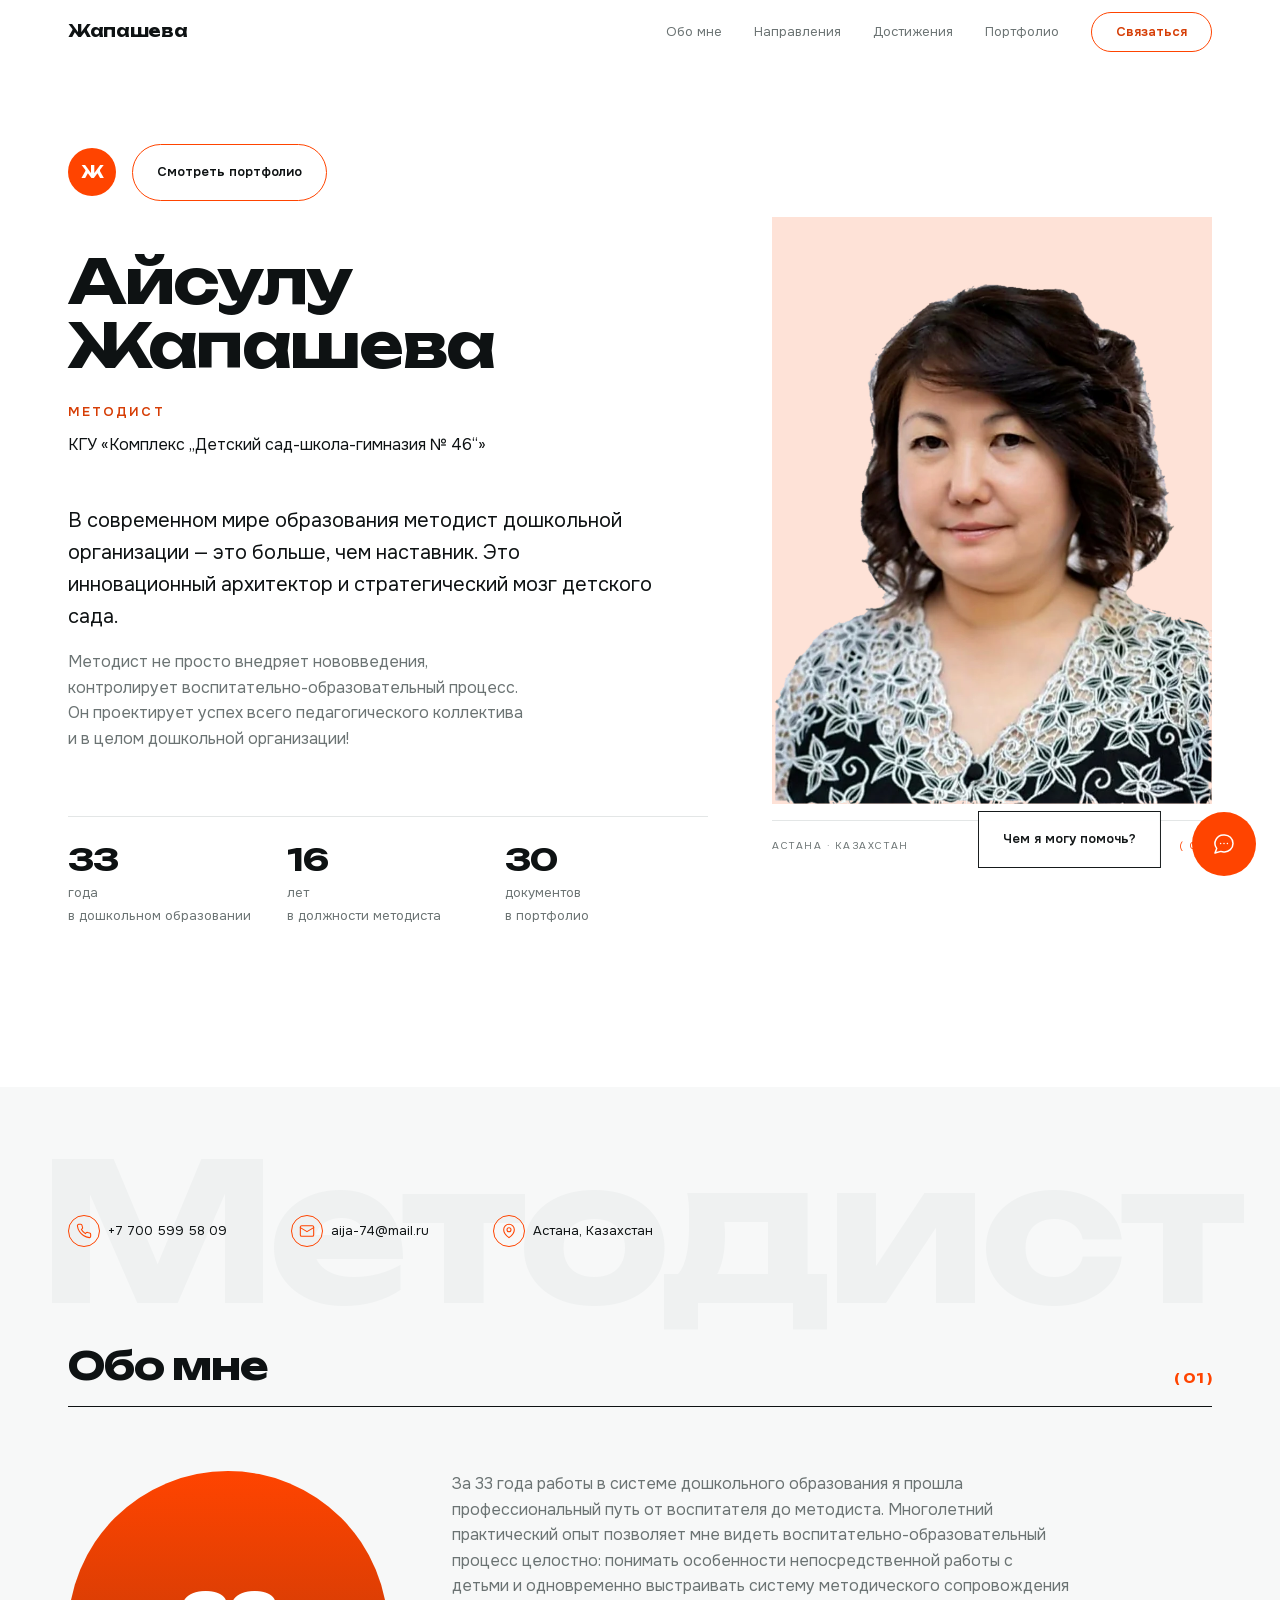
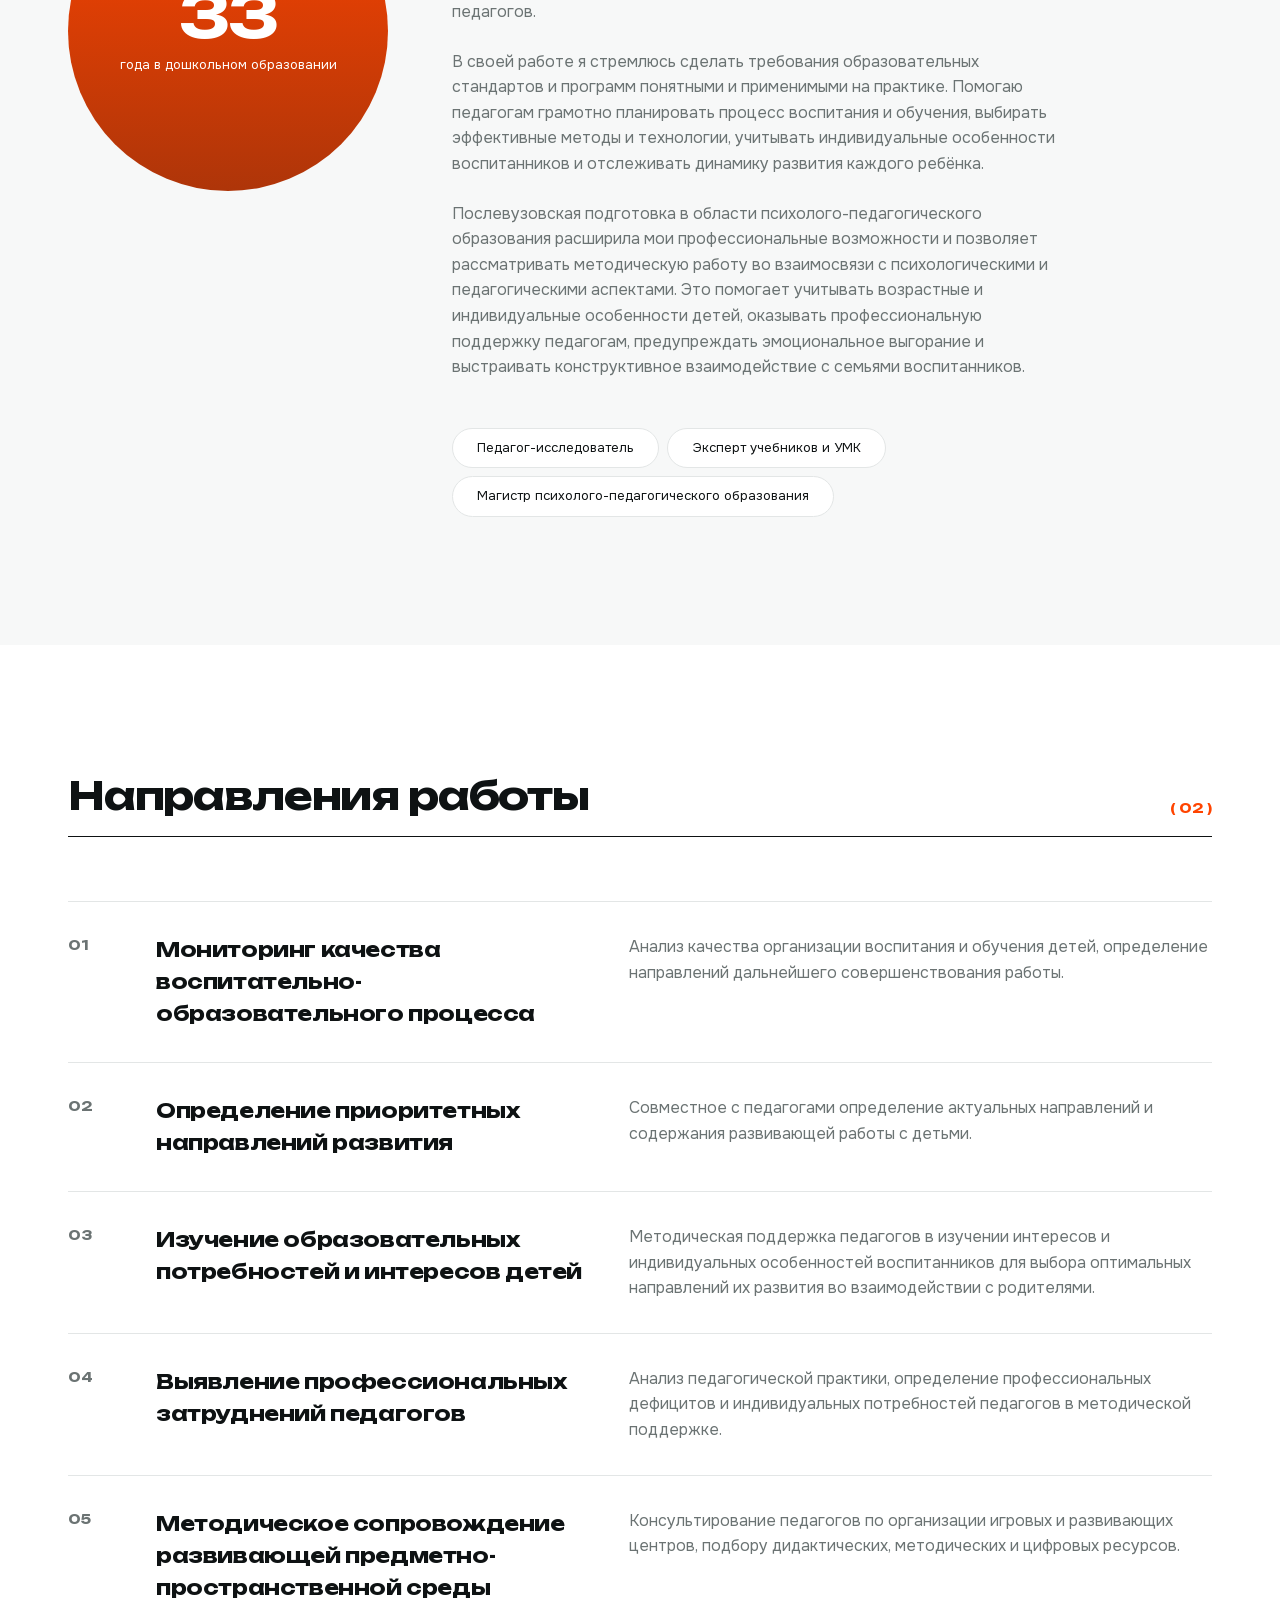
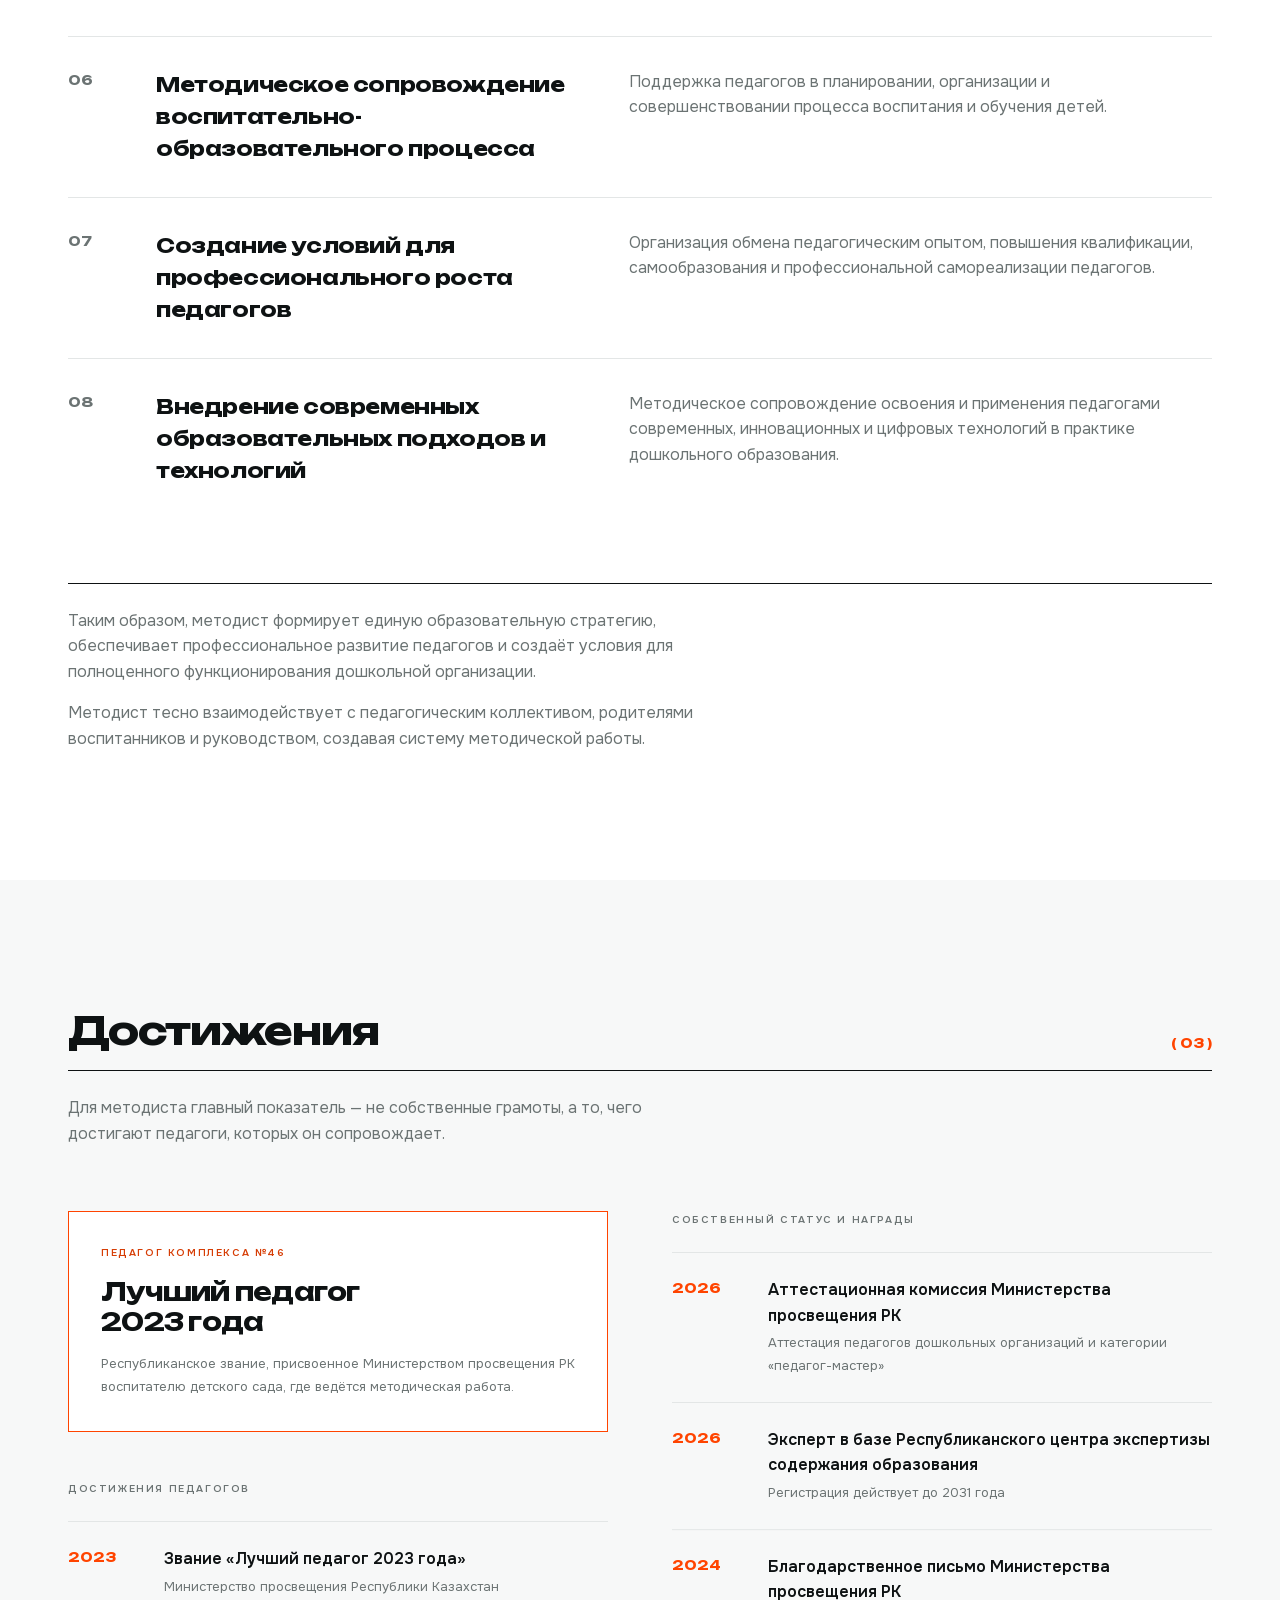
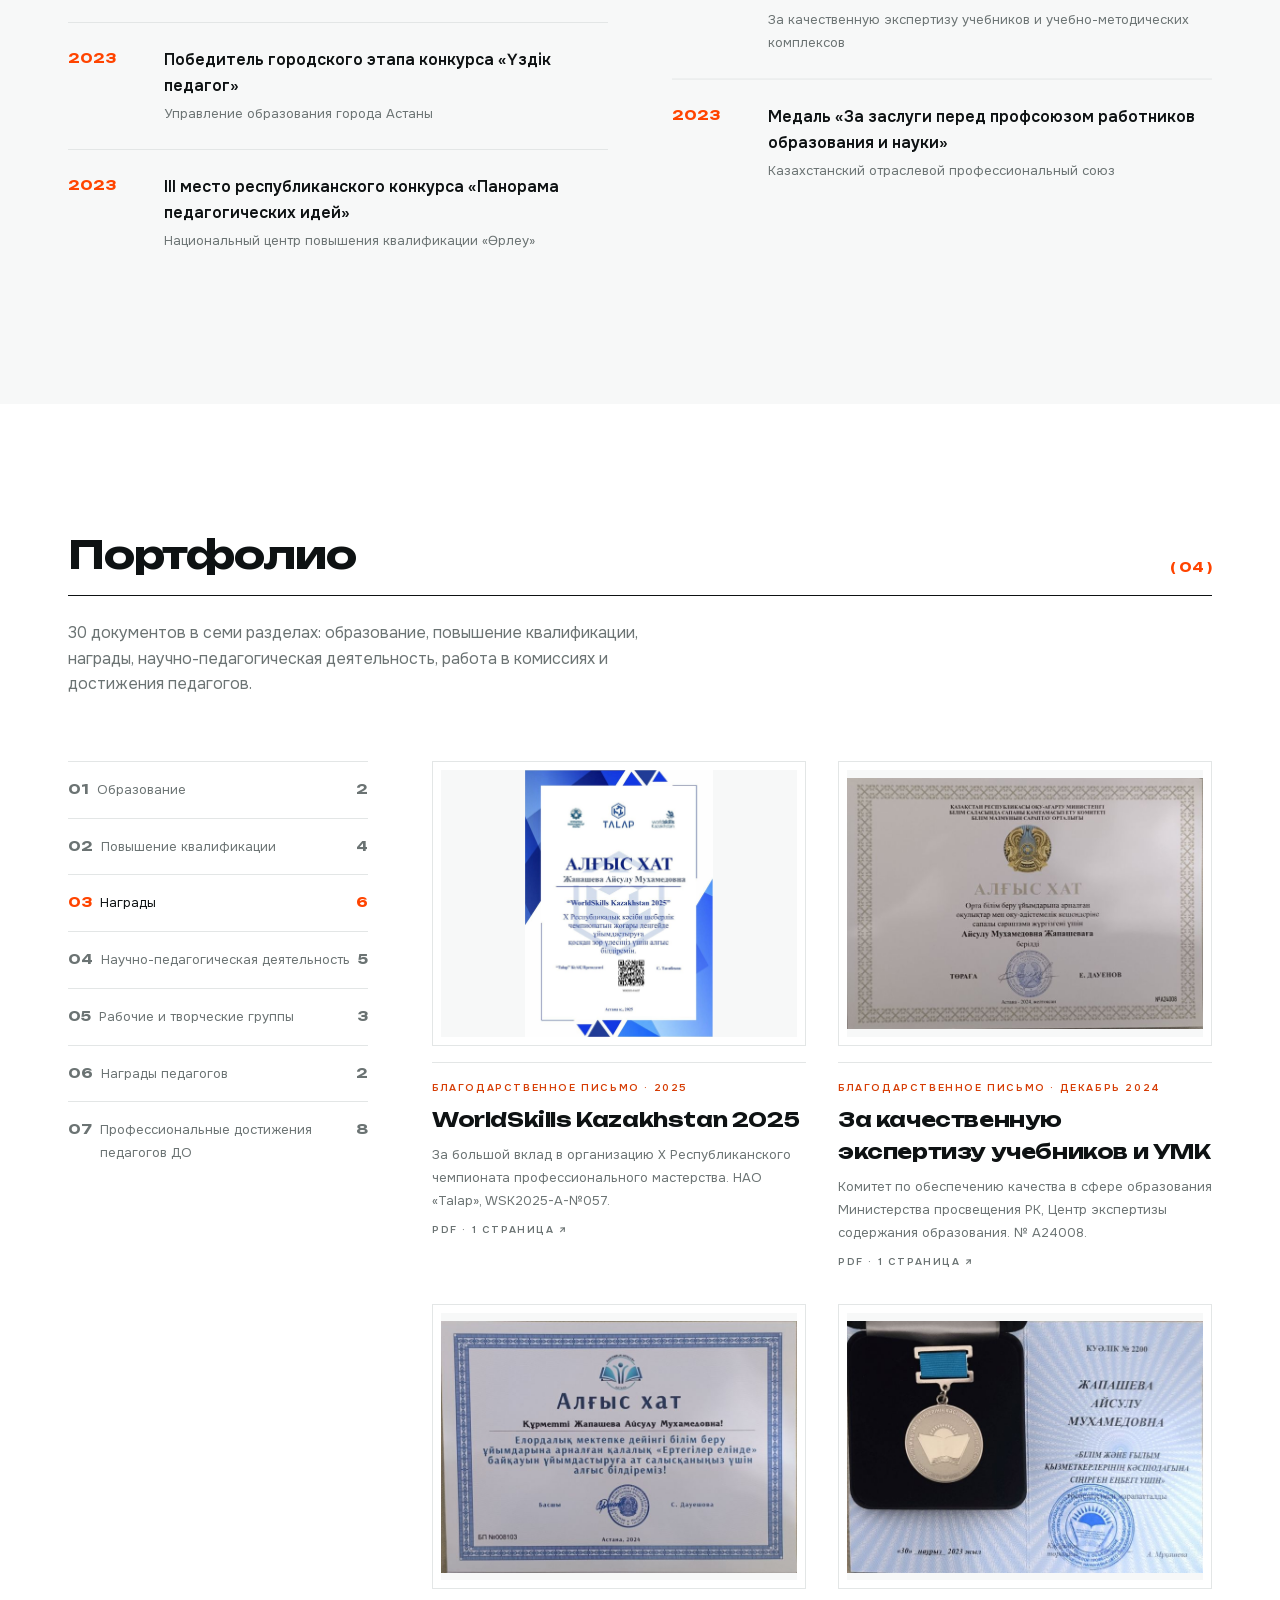
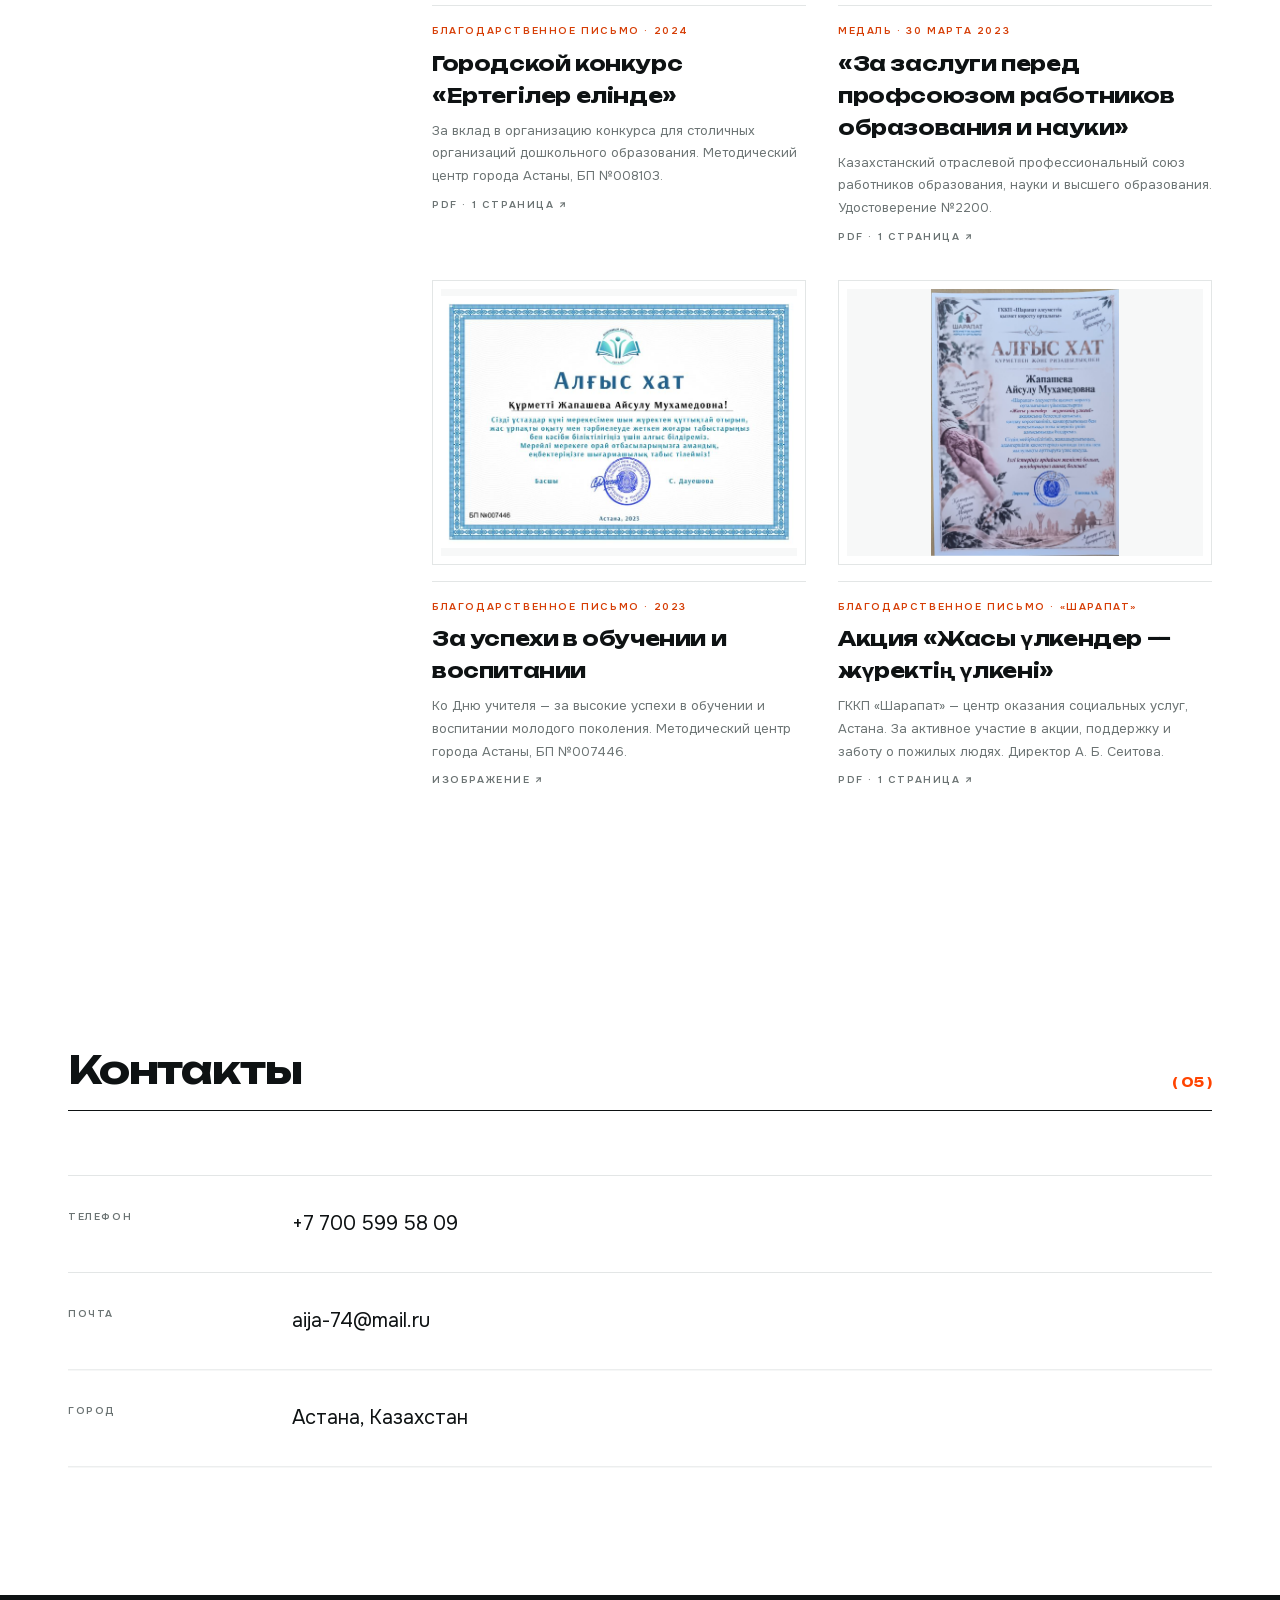
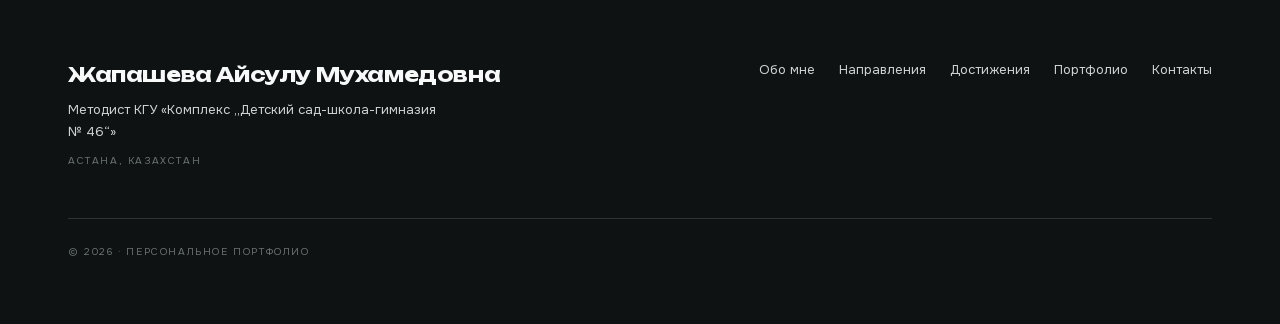
<file: index.html>
<!DOCTYPE html><html lang="ru" class="__variable_27be5e __variable_a88ee3"><head><meta charSet="utf-8"/><meta name="viewport" content="width=device-width, initial-scale=1"/><link rel="preload" href="next/static/media/29b98dbfba401fa9-s.p.woff2" as="font" crossorigin="" type="font/woff2"/><link rel="preload" href="next/static/media/6961d055d00ff7ec-s.p.woff2" as="font" crossorigin="" type="font/woff2"/><link rel="preload" href="next/static/media/cd87a8f174d93ac6-s.p.woff2" as="font" crossorigin="" type="font/woff2"/><link rel="preload" href="next/static/media/d76fe899475ae4d7-s.p.woff2" as="font" crossorigin="" type="font/woff2"/><link rel="preload" as="image" href="img/aisulu-cutout.webp" fetchPriority="high"/><link rel="stylesheet" href="next/static/css/e0cecd50ee7a1678.css" data-precedence="next"/><link rel="preload" as="script" fetchPriority="low" href="next/static/chunks/webpack-c11f89cc682f879f.js"/><script src="next/static/chunks/fd9d1056-b11b2651f33aae7f.js" async=""></script><script src="next/static/chunks/117-e173c366e2bfd494.js" async=""></script><script src="next/static/chunks/main-app-8bda931eadab800c.js" async=""></script><script src="next/static/chunks/576-eaf417f5d1b17379.js" async=""></script><script src="next/static/chunks/app/page-5538ef6a57288a4a.js" async=""></script><title>Жапашева Айсулу Мухамедовна — методист комплекса «Детский сад-школа-гимназия № 46»</title><meta name="description" content="33 года в дошкольном образовании, 16 лет в должности методиста. Педагог-исследователь, эксперт учебников и учебно-методических комплексов. Астана."/><meta property="og:title" content="Жапашева Айсулу Мухамедовна — методист комплекса «Детский сад-школа-гимназия № 46»"/><meta property="og:description" content="33 года в дошкольном образовании, 16 лет в должности методиста. Мониторинг качества образовательных услуг, методическое сопровождение педагогов, внедрение инновационных подходов."/><meta property="og:type" content="profile"/><meta name="twitter:card" content="summary"/><meta name="twitter:title" content="Жапашева Айсулу Мухамедовна — методист комплекса «Детский сад-школа-гимназия № 46»"/><meta name="twitter:description" content="33 года в дошкольном образовании, 16 лет в должности методиста. Мониторинг качества образовательных услуг, методическое сопровождение педагогов, внедрение инновационных подходов."/><link rel="icon" href="favicon.ico" type="image/x-icon" sizes="16x16"/><meta name="next-size-adjust"/><script src="next/static/chunks/polyfills-42372ed130431b0a.js" noModule=""></script></head><body class="bg-surface font-text text-300 text-text antialiased"><a href="#main" class="sr-only focus:not-sr-only focus:absolute focus:left-0 focus:top-0 focus:z-50 focus:bg-text focus:px-3 focus:py-2 focus:text-inverse-text">Перейти к содержимому</a><header class="sticky top-0 z-50 transition-colors duration-300 bg-transparent"><nav aria-label="Основная навигация" class="mx-auto flex h-7 max-w-wrap items-center justify-between px-3 md:px-6"><a href="#top" class="font-display text-300 font-display tracking-heading" style="opacity:0;transform:translateY(28px)">Жапашева</a><div class="hidden items-center gap-5 md:flex"><a href="#about" class="text-200 text-text-muted transition-opacity duration-300 hover:opacity-60" style="opacity:0;transform:translateY(28px)">Обо мне</a><a href="#practice" class="text-200 text-text-muted transition-opacity duration-300 hover:opacity-60" style="opacity:0;transform:translateY(28px)">Направления</a><a href="#proof" class="text-200 text-text-muted transition-opacity duration-300 hover:opacity-60" style="opacity:0;transform:translateY(28px)">Достижения</a><a href="#archive" class="text-200 text-text-muted transition-opacity duration-300 hover:opacity-60" style="opacity:0;transform:translateY(28px)">Портфолио</a><a href="#contact" class="rounded-pill border border-accent-graphic px-4 py-2 text-200 font-semibold text-accent transition-colors duration-300 hover:bg-accent-graphic hover:text-white" style="opacity:0;transform:translateY(28px)">Связаться</a></div><button type="button" aria-expanded="false" aria-controls="mobile-nav" aria-label="Открыть меню" class="grid h-6 w-6 place-items-center md:hidden" style="opacity:0;transform:translateY(28px)"><span class="relative block h-px w-5 bg-text"><span class="absolute left-0 block h-px w-5 bg-text transition-transform duration-300 -translate-y-2"></span><span class="absolute left-0 block h-px w-5 bg-text transition-transform duration-300 translate-y-2"></span></span></button></nav></header><main id="main"><section id="top" class="relative"><div class="mx-auto grid max-w-wrap items-stretch gap-6 px-3 pb-8 pt-6 md:grid-cols-[1fr_auto] md:gap-7 md:px-6 md:pb-9"><div class="flex flex-col justify-center py-5"><div class="flex items-center gap-3" style="opacity:0;transform:translateY(28px)"><span aria-hidden="true" class="grid h-6 w-6 place-items-center rounded-full bg-accent-graphic font-display text-300 font-display text-white">Ж</span><a href="#archive" class="rounded-pill border border-accent-graphic px-4 py-3 text-200 font-semibold text-text transition-colors duration-300 hover:bg-accent-graphic hover:text-white">Смотреть портфолио</a></div><h1 class="mt-6 font-display text-700 font-display tracking-display md:text-900" style="opacity:0;transform:translateY(28px)">Айсулу<br/>Жапашева</h1><p class="mt-4 text-200 font-semibold uppercase tracking-caps text-accent" style="opacity:0;transform:translateY(28px)">Методист</p><p class="mt-2 max-w-[46ch] text-300 text-text" style="opacity:0;transform:translateY(28px)">КГУ «Комплекс „Детский сад-школа-гимназия № 46“»</p><p class="mt-6 max-w-[46ch] text-400 text-text" style="opacity:0;transform:translateY(28px)">В современном мире образования методист дошкольной организации — это больше, чем наставник. Это инновационный архитектор и стратегический мозг детского сада.</p><p class="mt-3 max-w-[46ch] text-300 text-text-muted" style="opacity:0;transform:translateY(28px)">Методист не просто внедряет нововведения, контролирует воспитательно-образовательный процесс. Он проектирует успех всего педагогического коллектива и в целом дошкольной организации!</p><dl class="mt-7 grid grid-cols-3 gap-3 border-t border-border pt-4"><div style="opacity:0;transform:translateY(28px)"><dt class="font-display text-600 font-display tracking-display">33</dt><dd class="mt-1 whitespace-pre-line text-200 text-text-muted">года
в дошкольном образовании</dd></div><div style="opacity:0;transform:translateY(28px)"><dt class="font-display text-600 font-display tracking-display">16</dt><dd class="mt-1 whitespace-pre-line text-200 text-text-muted">лет
в должности методиста</dd></div><div style="opacity:0;transform:translateY(28px)"><dt class="font-display text-600 font-display tracking-display">30</dt><dd class="mt-1 whitespace-pre-line text-200 text-text-muted">документов
в портфолио</dd></div></dl></div><figure class="relative mx-auto w-full max-w-[420px] self-center md:mx-0 md:w-[440px] md:max-w-none" style="opacity:0"><div class="relative aspect-[3/4] w-full overflow-hidden bg-accent-surface"><img alt="Жапашева Айсулу Мухамедовна, методист комплекса «Детский сад-школа-гимназия № 46»" fetchPriority="high" decoding="async" data-nimg="fill" class="object-contain object-bottom" style="position:absolute;height:100%;width:100%;left:0;top:0;right:0;bottom:0;color:transparent" src="img/aisulu-cutout.webp"/></div><figcaption class="mt-3 flex items-center justify-between border-t border-border pt-3 text-100 uppercase tracking-caps text-text-muted"><span>Астана · Казахстан</span><span class="text-accent-graphic">( 01 )</span></figcaption></figure></div></section><section id="about" class="relative overflow-hidden bg-surface-alt py-8 md:py-9"><span aria-hidden="true" class="pointer-events-none absolute inset-x-0 top-6 select-none text-center font-display text-1000 font-display leading-none tracking-display text-n-100 md:text-[12rem]">Методист</span><div class="relative mx-auto max-w-wrap px-3 md:px-6"><ul class="flex flex-wrap items-center gap-4 md:gap-7"><li style="opacity:0;transform:translateY(28px)"><a href="tel:+77005995809" class="group flex items-center gap-2 text-200 text-text transition-opacity duration-300 hover:opacity-60"><span aria-hidden="true" class="grid h-5 w-5 shrink-0 place-items-center rounded-full border border-accent-graphic text-accent-graphic"><svg viewBox="0 0 24 24" fill="none" stroke="currentColor" stroke-width="1.6" stroke-linecap="round" stroke-linejoin="round" class="h-3 w-3"><path d="M22 16.9v3a2 2 0 0 1-2.2 2 19.8 19.8 0 0 1-8.6-3.1 19.5 19.5 0 0 1-6-6A19.8 19.8 0 0 1 2.1 4.2 2 2 0 0 1 4.1 2h3a2 2 0 0 1 2 1.7c.1 1 .4 1.9.7 2.8a2 2 0 0 1-.5 2.1L8.1 9.9a16 16 0 0 0 6 6l1.3-1.3a2 2 0 0 1 2.1-.4c.9.3 1.8.6 2.8.7a2 2 0 0 1 1.7 2Z"></path></svg></span>+7 700 599 58 09</a></li><li style="opacity:0;transform:translateY(28px)"><a href="mailto:aija-74@mail.ru" class="group flex items-center gap-2 text-200 text-text transition-opacity duration-300 hover:opacity-60"><span aria-hidden="true" class="grid h-5 w-5 shrink-0 place-items-center rounded-full border border-accent-graphic text-accent-graphic"><svg viewBox="0 0 24 24" fill="none" stroke="currentColor" stroke-width="1.6" stroke-linecap="round" stroke-linejoin="round" class="h-3 w-3"><rect x="2" y="4" width="20" height="16" rx="2"></rect><path d="m2 7 10 6 10-6"></path></svg></span>aija-74@mail.ru</a></li><li style="opacity:0;transform:translateY(28px)"><a href="#contact" class="group flex items-center gap-2 text-200 text-text transition-opacity duration-300 hover:opacity-60"><span aria-hidden="true" class="grid h-5 w-5 shrink-0 place-items-center rounded-full border border-accent-graphic text-accent-graphic"><svg viewBox="0 0 24 24" fill="none" stroke="currentColor" stroke-width="1.6" stroke-linecap="round" stroke-linejoin="round" class="h-3 w-3"><path d="M20 10c0 6-8 12-8 12s-8-6-8-12a8 8 0 0 1 16 0Z"></path><circle cx="12" cy="10" r="3"></circle></svg></span>Астана, Казахстан</a></li></ul><div class="mt-7 md:mt-8"><div><div class="flex items-end justify-between gap-4"><h2 class="font-display text-600 font-display tracking-display md:text-700" style="opacity:0;transform:translateY(28px)">Обо мне</h2><span class="shrink-0 font-display text-200 text-accent-graphic" style="opacity:0;transform:translateY(28px)">( <!-- -->01<!-- --> )</span></div><hr class="mt-3 border-0 border-t border-text" style="opacity:0;transform:translateY(28px)"/></div></div><div class="mt-6 grid gap-6 md:mt-7 md:grid-cols-[minmax(0,320px)_minmax(0,1fr)] md:gap-7"><div class="mx-auto w-full max-w-[320px] md:mx-0" style="opacity:0"><div class="relative aspect-square w-full rounded-full bg-gradient-to-b from-accent-graphic via-orange-600 to-orange-700"><div class="absolute inset-0 grid place-items-center text-center text-white"><div><span class="block font-display text-900 font-display leading-none tracking-display">33</span><span class="mt-2 block px-5 text-200">года в дошкольном образовании</span></div></div></div></div><div><p class="mb-4 max-w-[62ch] text-300 text-text-muted last:mb-0" style="opacity:0;transform:translateY(28px)">За 33 года работы в системе дошкольного образования я прошла профессиональный путь от воспитателя до методиста. Многолетний практический опыт позволяет мне видеть воспитательно-образовательный процесс целостно: понимать особенности непосредственной работы с детьми и одновременно выстраивать систему методического сопровождения педагогов.</p><p class="mb-4 max-w-[62ch] text-300 text-text-muted last:mb-0" style="opacity:0;transform:translateY(28px)">В своей работе я стремлюсь сделать требования образовательных стандартов и программ понятными и применимыми на практике. Помогаю педагогам грамотно планировать процесс воспитания и обучения, выбирать эффективные методы и технологии, учитывать индивидуальные особенности воспитанников и отслеживать динамику развития каждого ребёнка.</p><p class="mb-4 max-w-[62ch] text-300 text-text-muted last:mb-0" style="opacity:0;transform:translateY(28px)">Послевузовская подготовка в области психолого-педагогического образования расширила мои профессиональные возможности и позволяет рассматривать методическую работу во взаимосвязи с психологическими и педагогическими аспектами. Это помогает учитывать возрастные и индивидуальные особенности детей, оказывать профессиональную поддержку педагогам, предупреждать эмоциональное выгорание и выстраивать конструктивное взаимодействие с семьями воспитанников.</p><ul class="mt-6 flex flex-wrap gap-2"><li class="rounded-pill border border-border bg-surface px-4 py-2 text-200 text-text" style="opacity:0;transform:translateY(28px)">Педагог-исследователь</li><li class="rounded-pill border border-border bg-surface px-4 py-2 text-200 text-text" style="opacity:0;transform:translateY(28px)">Эксперт учебников и УМК</li><li class="rounded-pill border border-border bg-surface px-4 py-2 text-200 text-text" style="opacity:0;transform:translateY(28px)">Магистр психолого-педагогического образования</li></ul></div></div></div></section><section id="practice" class="py-8 md:py-9"><div class="mx-auto max-w-wrap px-3 md:px-6"><div><div class="flex items-end justify-between gap-4"><h2 class="font-display text-600 font-display tracking-display md:text-700" style="opacity:0;transform:translateY(28px)">Направления работы</h2><span class="shrink-0 font-display text-200 text-accent-graphic" style="opacity:0;transform:translateY(28px)">( <!-- -->02<!-- --> )</span></div><hr class="mt-3 border-0 border-t border-text" style="opacity:0;transform:translateY(28px)"/></div><ol class="mt-6 md:mt-7"><li style="opacity:0;transform:translateY(28px)"><div class="grid gap-2 border-t border-border py-4 md:grid-cols-[64px_minmax(0,1fr)_minmax(0,1.3fr)] md:gap-4 md:py-5"><span class="font-display text-200 text-text-muted">01</span><h3 class="font-display text-400 font-semibold tracking-heading">Мониторинг качества воспитательно-образовательного процесса</h3><p class="text-300 text-text-muted">Анализ качества организации воспитания и обучения детей, определение направлений дальнейшего совершенствования работы.</p></div></li><li style="opacity:0;transform:translateY(28px)"><div class="grid gap-2 border-t border-border py-4 md:grid-cols-[64px_minmax(0,1fr)_minmax(0,1.3fr)] md:gap-4 md:py-5"><span class="font-display text-200 text-text-muted">02</span><h3 class="font-display text-400 font-semibold tracking-heading">Определение приоритетных направлений развития</h3><p class="text-300 text-text-muted">Совместное с педагогами определение актуальных направлений и содержания развивающей работы с детьми.</p></div></li><li style="opacity:0;transform:translateY(28px)"><div class="grid gap-2 border-t border-border py-4 md:grid-cols-[64px_minmax(0,1fr)_minmax(0,1.3fr)] md:gap-4 md:py-5"><span class="font-display text-200 text-text-muted">03</span><h3 class="font-display text-400 font-semibold tracking-heading">Изучение образовательных потребностей и интересов детей</h3><p class="text-300 text-text-muted">Методическая поддержка педагогов в изучении интересов и индивидуальных особенностей воспитанников для выбора оптимальных направлений их развития во взаимодействии с родителями.</p></div></li><li style="opacity:0;transform:translateY(28px)"><div class="grid gap-2 border-t border-border py-4 md:grid-cols-[64px_minmax(0,1fr)_minmax(0,1.3fr)] md:gap-4 md:py-5"><span class="font-display text-200 text-text-muted">04</span><h3 class="font-display text-400 font-semibold tracking-heading">Выявление профессиональных затруднений педагогов</h3><p class="text-300 text-text-muted">Анализ педагогической практики, определение профессиональных дефицитов и индивидуальных потребностей педагогов в методической поддержке.</p></div></li><li style="opacity:0;transform:translateY(28px)"><div class="grid gap-2 border-t border-border py-4 md:grid-cols-[64px_minmax(0,1fr)_minmax(0,1.3fr)] md:gap-4 md:py-5"><span class="font-display text-200 text-text-muted">05</span><h3 class="font-display text-400 font-semibold tracking-heading">Методическое сопровождение развивающей предметно-пространственной среды</h3><p class="text-300 text-text-muted">Консультирование педагогов по организации игровых и развивающих центров, подбору дидактических, методических и цифровых ресурсов.</p></div></li><li style="opacity:0;transform:translateY(28px)"><div class="grid gap-2 border-t border-border py-4 md:grid-cols-[64px_minmax(0,1fr)_minmax(0,1.3fr)] md:gap-4 md:py-5"><span class="font-display text-200 text-text-muted">06</span><h3 class="font-display text-400 font-semibold tracking-heading">Методическое сопровождение воспитательно-образовательного процесса</h3><p class="text-300 text-text-muted">Поддержка педагогов в планировании, организации и совершенствовании процесса воспитания и обучения детей.</p></div></li><li style="opacity:0;transform:translateY(28px)"><div class="grid gap-2 border-t border-border py-4 md:grid-cols-[64px_minmax(0,1fr)_minmax(0,1.3fr)] md:gap-4 md:py-5"><span class="font-display text-200 text-text-muted">07</span><h3 class="font-display text-400 font-semibold tracking-heading">Создание условий для профессионального роста педагогов</h3><p class="text-300 text-text-muted">Организация обмена педагогическим опытом, повышения квалификации, самообразования и профессиональной самореализации педагогов.</p></div></li><li style="opacity:0;transform:translateY(28px)"><div class="grid gap-2 border-t border-border py-4 md:grid-cols-[64px_minmax(0,1fr)_minmax(0,1.3fr)] md:gap-4 md:py-5"><span class="font-display text-200 text-text-muted">08</span><h3 class="font-display text-400 font-semibold tracking-heading">Внедрение современных образовательных подходов и технологий</h3><p class="text-300 text-text-muted">Методическое сопровождение освоения и применения педагогами современных, инновационных и цифровых технологий в практике дошкольного образования.</p></div></li></ol><div class="mt-6 border-t border-text pt-4 md:mt-7"><p class="max-w-[70ch] text-300 text-text-muted" style="opacity:0;transform:translateY(28px)">Таким образом, методист формирует единую образовательную стратегию, обеспечивает профессиональное развитие педагогов и создаёт условия для полноценного функционирования дошкольной организации.</p><p class="mt-3 max-w-[70ch] text-300 text-text-muted" style="opacity:0;transform:translateY(28px)">Методист тесно взаимодействует с педагогическим коллективом, родителями воспитанников и руководством, создавая систему методической работы.</p></div></div></section><section id="proof" class="bg-surface-alt py-8 md:py-9"><div class="mx-auto max-w-wrap px-3 md:px-6"><div><div class="flex items-end justify-between gap-4"><h2 class="font-display text-600 font-display tracking-display md:text-700" style="opacity:0;transform:translateY(28px)">Достижения</h2><span class="shrink-0 font-display text-200 text-accent-graphic" style="opacity:0;transform:translateY(28px)">( <!-- -->03<!-- --> )</span></div><hr class="mt-3 border-0 border-t border-text" style="opacity:0;transform:translateY(28px)"/><p class="mt-4 max-w-[60ch] text-300 text-text-muted" style="opacity:0;transform:translateY(28px)">Для методиста главный показатель — не собственные грамоты, а то, чего достигают педагоги, которых он сопровождает.</p></div><div class="mt-6 grid gap-7 md:mt-7 md:grid-cols-2"><div><div class="border border-accent-graphic bg-surface p-4 md:p-5" style="opacity:0;transform:translateY(28px)"><p class="text-100 font-semibold uppercase tracking-caps text-accent">Педагог комплекса №46</p><p class="mt-3 font-display text-500 font-display tracking-display">Лучший педагог<br/>2023 года</p><p class="mt-3 text-200 text-text-muted">Республиканское звание, присвоенное Министерством просвещения РК воспитателю детского сада, где ведётся методическая работа.</p></div><h3 class="mt-6 text-100 font-semibold uppercase tracking-caps text-text-muted" style="opacity:0;transform:translateY(28px)">Достижения педагогов</h3><ul class="mt-4"><li class="grid gap-1 border-t border-border py-4 md:grid-cols-[72px_minmax(0,1fr)] md:gap-4" style="opacity:0;transform:translateY(28px)"><span class="font-display text-200 text-accent-graphic">2023</span><div><h4 class="text-300 font-semibold text-text">Звание «Лучший педагог 2023 года»</h4><p class="mt-1 text-200 text-text-muted">Министерство просвещения Республики Казахстан</p></div></li><li class="grid gap-1 border-t border-border py-4 md:grid-cols-[72px_minmax(0,1fr)] md:gap-4" style="opacity:0;transform:translateY(28px)"><span class="font-display text-200 text-accent-graphic">2023</span><div><h4 class="text-300 font-semibold text-text">Победитель городского этапа конкурса «Үздік педагог»</h4><p class="mt-1 text-200 text-text-muted">Управление образования города Астаны</p></div></li><li class="grid gap-1 border-t border-border py-4 md:grid-cols-[72px_minmax(0,1fr)] md:gap-4" style="opacity:0;transform:translateY(28px)"><span class="font-display text-200 text-accent-graphic">2023</span><div><h4 class="text-300 font-semibold text-text">III место республиканского конкурса «Панорама педагогических идей»</h4><p class="mt-1 text-200 text-text-muted">Национальный центр повышения квалификации «Өрлеу»</p></div></li></ul></div><div><h3 class="text-100 font-semibold uppercase tracking-caps text-text-muted" style="opacity:0;transform:translateY(28px)">Собственный статус и награды</h3><ul class="mt-4"><li class="grid gap-1 border-t border-border py-4 md:grid-cols-[72px_minmax(0,1fr)] md:gap-4" style="opacity:0;transform:translateY(28px)"><span class="font-display text-200 text-accent-graphic">2026</span><div><h4 class="text-300 font-semibold text-text">Аттестационная комиссия Министерства просвещения РК</h4><p class="mt-1 text-200 text-text-muted">Аттестация педагогов дошкольных организаций и категории «педагог-мастер»</p></div></li><li class="grid gap-1 border-t border-border py-4 md:grid-cols-[72px_minmax(0,1fr)] md:gap-4" style="opacity:0;transform:translateY(28px)"><span class="font-display text-200 text-accent-graphic">2026</span><div><h4 class="text-300 font-semibold text-text">Эксперт в базе Республиканского центра экспертизы содержания образования</h4><p class="mt-1 text-200 text-text-muted">Регистрация действует до 2031 года</p></div></li><li class="grid gap-1 border-t border-border py-4 md:grid-cols-[72px_minmax(0,1fr)] md:gap-4" style="opacity:0;transform:translateY(28px)"><span class="font-display text-200 text-accent-graphic">2024</span><div><h4 class="text-300 font-semibold text-text">Благодарственное письмо Министерства просвещения РК</h4><p class="mt-1 text-200 text-text-muted">За качественную экспертизу учебников и учебно-методических комплексов</p></div></li><li class="grid gap-1 border-t border-border py-4 md:grid-cols-[72px_minmax(0,1fr)] md:gap-4" style="opacity:0;transform:translateY(28px)"><span class="font-display text-200 text-accent-graphic">2023</span><div><h4 class="text-300 font-semibold text-text">Медаль «За заслуги перед профсоюзом работников образования и науки»</h4><p class="mt-1 text-200 text-text-muted">Казахстанский отраслевой профессиональный союз</p></div></li></ul></div></div></div></section><section id="archive" class="py-8 md:py-9"><div class="mx-auto max-w-wrap px-3 md:px-6"><div><div class="flex items-end justify-between gap-4"><h2 class="font-display text-600 font-display tracking-display md:text-700" style="opacity:0;transform:translateY(28px)">Портфолио</h2><span class="shrink-0 font-display text-200 text-accent-graphic" style="opacity:0;transform:translateY(28px)">( <!-- -->04<!-- --> )</span></div><hr class="mt-3 border-0 border-t border-text" style="opacity:0;transform:translateY(28px)"/><p class="mt-4 max-w-[60ch] text-300 text-text-muted" style="opacity:0;transform:translateY(28px)">30 документов в семи разделах: образование, повышение квалификации, награды, научно-педагогическая деятельность, работа в комиссиях и достижения педагогов.</p></div><div class="mt-6 grid gap-5 md:mt-7 md:grid-cols-[minmax(0,300px)_minmax(0,1fr)] md:gap-7"><div role="tablist" aria-label="Разделы портфолио" aria-orientation="vertical" class="flex gap-2 overflow-x-auto pb-2 md:flex-col md:gap-0 md:overflow-visible md:pb-0" style="opacity:0;transform:translateY(28px)"><button role="tab" id="tab-education" aria-selected="false" aria-controls="panel-education" tabindex="-1" class="flex shrink-0 items-baseline gap-2 whitespace-nowrap border-border px-3 py-3 text-left text-200 transition-colors duration-300 md:w-full md:whitespace-normal md:border-t md:px-0 text-text-muted hover:text-text"><span class="font-display text-text-muted">01</span><span class="flex-1">Образование</span><span class="font-display text-text-muted">2</span></button><button role="tab" id="tab-courses" aria-selected="false" aria-controls="panel-courses" tabindex="-1" class="flex shrink-0 items-baseline gap-2 whitespace-nowrap border-border px-3 py-3 text-left text-200 transition-colors duration-300 md:w-full md:whitespace-normal md:border-t md:px-0 text-text-muted hover:text-text"><span class="font-display text-text-muted">02</span><span class="flex-1">Повышение квалификации</span><span class="font-display text-text-muted">4</span></button><button role="tab" id="tab-awards" aria-selected="true" aria-controls="panel-awards" tabindex="0" class="flex shrink-0 items-baseline gap-2 whitespace-nowrap border-border px-3 py-3 text-left text-200 transition-colors duration-300 md:w-full md:whitespace-normal md:border-t md:px-0 bg-surface-sunk text-text md:bg-transparent"><span class="font-display text-accent-graphic">03</span><span class="flex-1">Награды</span><span class="font-display text-accent-graphic">6</span></button><button role="tab" id="tab-science" aria-selected="false" aria-controls="panel-science" tabindex="-1" class="flex shrink-0 items-baseline gap-2 whitespace-nowrap border-border px-3 py-3 text-left text-200 transition-colors duration-300 md:w-full md:whitespace-normal md:border-t md:px-0 text-text-muted hover:text-text"><span class="font-display text-text-muted">04</span><span class="flex-1">Научно-педагогическая деятельность</span><span class="font-display text-text-muted">5</span></button><button role="tab" id="tab-groups" aria-selected="false" aria-controls="panel-groups" tabindex="-1" class="flex shrink-0 items-baseline gap-2 whitespace-nowrap border-border px-3 py-3 text-left text-200 transition-colors duration-300 md:w-full md:whitespace-normal md:border-t md:px-0 text-text-muted hover:text-text"><span class="font-display text-text-muted">05</span><span class="flex-1">Рабочие и творческие группы</span><span class="font-display text-text-muted">3</span></button><button role="tab" id="tab-teacher-awards" aria-selected="false" aria-controls="panel-teacher-awards" tabindex="-1" class="flex shrink-0 items-baseline gap-2 whitespace-nowrap border-border px-3 py-3 text-left text-200 transition-colors duration-300 md:w-full md:whitespace-normal md:border-t md:px-0 text-text-muted hover:text-text"><span class="font-display text-text-muted">06</span><span class="flex-1">Награды педагогов</span><span class="font-display text-text-muted">2</span></button><button role="tab" id="tab-teacher-results" aria-selected="false" aria-controls="panel-teacher-results" tabindex="-1" class="flex shrink-0 items-baseline gap-2 whitespace-nowrap border-border px-3 py-3 text-left text-200 transition-colors duration-300 md:w-full md:whitespace-normal md:border-t md:px-0 text-text-muted hover:text-text"><span class="font-display text-text-muted">07</span><span class="flex-1">Профессиональные достижения педагогов ДО</span><span class="font-display text-text-muted">8</span></button></div><div><div id="panel-awards" role="tabpanel" aria-labelledby="tab-awards" class="grid gap-5 sm:grid-cols-2" style="opacity:0;transform:translateY(16px)"><a href="docs/2025-alghys-hat-worldskills-kazakhstan.pdf" target="_blank" rel="noopener" class="group block" style="opacity:0;transform:translateY(22px)"><span class="block border border-border bg-surface p-2 transition-colors duration-300 group-hover:border-accent-graphic"><span class="relative block aspect-[4/3] w-full overflow-hidden bg-surface-alt"><img alt="" loading="lazy" decoding="async" data-nimg="fill" class="object-contain" style="position:absolute;height:100%;width:100%;left:0;top:0;right:0;bottom:0;color:transparent" src="img/docs/2025-alghys-hat-worldskills-kazakhstan.jpg"/></span></span><span class="mt-3 block border-t border-border pt-3 text-100 font-semibold uppercase tracking-caps text-accent">Благодарственное письмо · 2025</span><h3 class="mt-2 font-display text-400 font-semibold tracking-heading transition-colors duration-300 group-hover:text-accent">WorldSkills Kazakhstan 2025</h3><p class="mt-2 text-200 text-text-muted">За большой вклад в организацию X Республиканского чемпионата профессионального мастерства. НАО «Talap», WSK2025-A-№057.</p><span class="mt-2 inline-block text-100 font-semibold uppercase tracking-caps text-text-muted">PDF · 1 страница<!-- --> ↗</span></a><a href="docs/2024-alghys-hat-ekspertiza-uchebnikov.pdf" target="_blank" rel="noopener" class="group block" style="opacity:0;transform:translateY(22px)"><span class="block border border-border bg-surface p-2 transition-colors duration-300 group-hover:border-accent-graphic"><span class="relative block aspect-[4/3] w-full overflow-hidden bg-surface-alt"><img alt="" loading="lazy" decoding="async" data-nimg="fill" class="object-contain" style="position:absolute;height:100%;width:100%;left:0;top:0;right:0;bottom:0;color:transparent" src="img/docs/2024-alghys-hat-ekspertiza-uchebnikov.jpg"/></span></span><span class="mt-3 block border-t border-border pt-3 text-100 font-semibold uppercase tracking-caps text-accent">Благодарственное письмо · декабрь 2024</span><h3 class="mt-2 font-display text-400 font-semibold tracking-heading transition-colors duration-300 group-hover:text-accent">За качественную экспертизу учебников и УМК</h3><p class="mt-2 text-200 text-text-muted">Комитет по обеспечению качества в сфере образования Министерства просвещения РК, Центр экспертизы содержания образования. № А24008.</p><span class="mt-2 inline-block text-100 font-semibold uppercase tracking-caps text-text-muted">PDF · 1 страница<!-- --> ↗</span></a><a href="docs/2024-alghys-hat-ertegiler-elinde.pdf" target="_blank" rel="noopener" class="group block" style="opacity:0;transform:translateY(22px)"><span class="block border border-border bg-surface p-2 transition-colors duration-300 group-hover:border-accent-graphic"><span class="relative block aspect-[4/3] w-full overflow-hidden bg-surface-alt"><img alt="" loading="lazy" decoding="async" data-nimg="fill" class="object-contain" style="position:absolute;height:100%;width:100%;left:0;top:0;right:0;bottom:0;color:transparent" src="img/docs/2024-alghys-hat-ertegiler-elinde.jpg"/></span></span><span class="mt-3 block border-t border-border pt-3 text-100 font-semibold uppercase tracking-caps text-accent">Благодарственное письмо · 2024</span><h3 class="mt-2 font-display text-400 font-semibold tracking-heading transition-colors duration-300 group-hover:text-accent">Городской конкурс «Ертегілер елінде»</h3><p class="mt-2 text-200 text-text-muted">За вклад в организацию конкурса для столичных организаций дошкольного образования. Методический центр города Астаны, БП №008103.</p><span class="mt-2 inline-block text-100 font-semibold uppercase tracking-caps text-text-muted">PDF · 1 страница<!-- --> ↗</span></a><a href="docs/2023-medal-za-zaslugi-pered-profsoyuzom.pdf" target="_blank" rel="noopener" class="group block" style="opacity:0;transform:translateY(22px)"><span class="block border border-border bg-surface p-2 transition-colors duration-300 group-hover:border-accent-graphic"><span class="relative block aspect-[4/3] w-full overflow-hidden bg-surface-alt"><img alt="" loading="lazy" decoding="async" data-nimg="fill" class="object-contain" style="position:absolute;height:100%;width:100%;left:0;top:0;right:0;bottom:0;color:transparent" src="img/docs/2023-medal-za-zaslugi-pered-profsoyuzom.jpg"/></span></span><span class="mt-3 block border-t border-border pt-3 text-100 font-semibold uppercase tracking-caps text-accent">Медаль · 30 марта 2023</span><h3 class="mt-2 font-display text-400 font-semibold tracking-heading transition-colors duration-300 group-hover:text-accent">«За заслуги перед профсоюзом работников образования и науки»</h3><p class="mt-2 text-200 text-text-muted">Казахстанский отраслевой профессиональный союз работников образования, науки и высшего образования. Удостоверение №2200.</p><span class="mt-2 inline-block text-100 font-semibold uppercase tracking-caps text-text-muted">PDF · 1 страница<!-- --> ↗</span></a><a href="docs/2023-alghys-hat-den-uchitelya.jpg" target="_blank" rel="noopener" class="group block" style="opacity:0;transform:translateY(22px)"><span class="block border border-border bg-surface p-2 transition-colors duration-300 group-hover:border-accent-graphic"><span class="relative block aspect-[4/3] w-full overflow-hidden bg-surface-alt"><img alt="" loading="lazy" decoding="async" data-nimg="fill" class="object-contain" style="position:absolute;height:100%;width:100%;left:0;top:0;right:0;bottom:0;color:transparent" src="img/docs/2023-alghys-hat-den-uchitelya.jpg"/></span></span><span class="mt-3 block border-t border-border pt-3 text-100 font-semibold uppercase tracking-caps text-accent">Благодарственное письмо · 2023</span><h3 class="mt-2 font-display text-400 font-semibold tracking-heading transition-colors duration-300 group-hover:text-accent">За успехи в обучении и воспитании</h3><p class="mt-2 text-200 text-text-muted">Ко Дню учителя — за высокие успехи в обучении и воспитании молодого поколения. Методический центр города Астаны, БП №007446.</p><span class="mt-2 inline-block text-100 font-semibold uppercase tracking-caps text-text-muted">Изображение<!-- --> ↗</span></a><a href="docs/alghys-hat-sharapat.pdf" target="_blank" rel="noopener" class="group block" style="opacity:0;transform:translateY(22px)"><span class="block border border-border bg-surface p-2 transition-colors duration-300 group-hover:border-accent-graphic"><span class="relative block aspect-[4/3] w-full overflow-hidden bg-surface-alt"><img alt="" loading="lazy" decoding="async" data-nimg="fill" class="object-contain" style="position:absolute;height:100%;width:100%;left:0;top:0;right:0;bottom:0;color:transparent" src="img/docs/alghys-hat-sharapat.jpg"/></span></span><span class="mt-3 block border-t border-border pt-3 text-100 font-semibold uppercase tracking-caps text-accent">Благодарственное письмо · «Шарапат»</span><h3 class="mt-2 font-display text-400 font-semibold tracking-heading transition-colors duration-300 group-hover:text-accent">Акция «Жасы үлкендер — жүректің үлкені»</h3><p class="mt-2 text-200 text-text-muted">ГККП «Шарапат» — центр оказания социальных услуг, Астана. За активное участие в акции, поддержку и заботу о пожилых людях. Директор А. Б. Сеитова.</p><span class="mt-2 inline-block text-100 font-semibold uppercase tracking-caps text-text-muted">PDF · 1 страница<!-- --> ↗</span></a></div></div></div></div></section><section id="contact" class="py-8 md:py-9"><div class="mx-auto max-w-wrap px-3 md:px-6"><div><div class="flex items-end justify-between gap-4"><h2 class="font-display text-600 font-display tracking-display md:text-700" style="opacity:0;transform:translateY(28px)">Контакты</h2><span class="shrink-0 font-display text-200 text-accent-graphic" style="opacity:0;transform:translateY(28px)">( <!-- -->05<!-- --> )</span></div><hr class="mt-3 border-0 border-t border-text" style="opacity:0;transform:translateY(28px)"/></div><dl class="mt-6 md:mt-7"><div class="grid gap-2 border-t border-border py-4 md:grid-cols-[200px_minmax(0,1fr)] md:gap-4 md:py-5" style="opacity:0;transform:translateY(28px)"><dt class="text-100 font-semibold uppercase tracking-caps text-text-muted">Телефон</dt><dd><a href="tel:+77005995809" class="text-400 transition-colors duration-300 hover:text-accent">+7 700 599 58 09</a></dd></div><div class="grid gap-2 border-t border-border py-4 md:grid-cols-[200px_minmax(0,1fr)] md:gap-4 md:py-5" style="opacity:0;transform:translateY(28px)"><dt class="text-100 font-semibold uppercase tracking-caps text-text-muted">Почта</dt><dd><a href="mailto:aija-74@mail.ru" class="text-400 transition-colors duration-300 hover:text-accent">aija-74@mail.ru</a></dd></div><div class="grid gap-2 border-y border-border py-4 md:grid-cols-[200px_minmax(0,1fr)] md:gap-4 md:py-5" style="opacity:0;transform:translateY(28px)"><dt class="text-100 font-semibold uppercase tracking-caps text-text-muted">Город</dt><dd class="text-400">Астана, Казахстан</dd></div></dl></div></section></main><footer class="bg-inverse-surface py-7 text-inverse-text"><div class="mx-auto max-w-wrap px-3 md:px-6"><div class="flex flex-wrap items-start justify-between gap-5"><div><p class="font-display text-400 font-display tracking-heading">Жапашева Айсулу Мухамедовна</p><p class="mt-2 max-w-[44ch] text-200 text-n-300">Методист КГУ «Комплекс „Детский сад-школа-гимназия № 46“»</p><p class="mt-2 text-100 uppercase tracking-caps text-n-600">Астана, Казахстан</p></div><nav aria-label="Навигация в подвале" class="flex flex-wrap gap-4"><a href="#about" class="text-200 text-n-300 transition-opacity duration-300 hover:opacity-60">Обо мне</a><a href="#practice" class="text-200 text-n-300 transition-opacity duration-300 hover:opacity-60">Направления</a><a href="#proof" class="text-200 text-n-300 transition-opacity duration-300 hover:opacity-60">Достижения</a><a href="#archive" class="text-200 text-n-300 transition-opacity duration-300 hover:opacity-60">Портфолио</a><a href="#contact" class="text-200 text-n-300 transition-opacity duration-300 hover:opacity-60">Контакты</a></nav></div><p class="mt-6 border-t border-n-800 pt-4 text-100 uppercase tracking-caps text-n-600">© <!-- -->2026<!-- --> · Персональное портфолио</p></div></footer><div class="fixed bottom-4 right-4 z-50"><button type="button" aria-expanded="false" aria-label="Открыть ассистента: чем я могу помочь?" class="ml-auto grid h-7 w-7 place-items-center rounded-full bg-accent-graphic text-white" tabindex="0"><svg viewBox="0 0 24 24" fill="none" stroke="currentColor" stroke-width="1.5" stroke-linecap="round" stroke-linejoin="round" class="h-4 w-4"><path d="M21 11.5a8.4 8.4 0 0 1-9 8.4 9 9 0 0 1-3.2-.5L3 21l1.7-4.6A8.4 8.4 0 0 1 12 3a8.4 8.4 0 0 1 9 8.5Z"></path><path d="M8.6 11.5h.01M12 11.5h.01M15.4 11.5h.01"></path></svg></button></div><script src="next/static/chunks/webpack-c11f89cc682f879f.js" async=""></script><script>(self.__next_f=self.__next_f||[]).push([0]);self.__next_f.push([2,null])</script><script>self.__next_f.push([1,"1:HL[\"next/static/media/29b98dbfba401fa9-s.p.woff2\",\"font\",{\"crossOrigin\":\"\",\"type\":\"font/woff2\"}]\n2:HL[\"next/static/media/6961d055d00ff7ec-s.p.woff2\",\"font\",{\"crossOrigin\":\"\",\"type\":\"font/woff2\"}]\n3:HL[\"next/static/media/cd87a8f174d93ac6-s.p.woff2\",\"font\",{\"crossOrigin\":\"\",\"type\":\"font/woff2\"}]\n4:HL[\"next/static/media/d76fe899475ae4d7-s.p.woff2\",\"font\",{\"crossOrigin\":\"\",\"type\":\"font/woff2\"}]\n5:HL[\"next/static/css/e0cecd50ee7a1678.css\",\"style\"]\n"])</script><script>self.__next_f.push([1,"6:I[2846,[],\"\"]\n8:I[2611,[\"576\",\"static/chunks/576-eaf417f5d1b17379.js\",\"931\",\"static/chunks/app/page-5538ef6a57288a4a.js\"],\"default\"]\n9:I[16,[\"576\",\"static/chunks/576-eaf417f5d1b17379.js\",\"931\",\"static/chunks/app/page-5538ef6a57288a4a.js\"],\"default\"]\na:I[6816,[\"576\",\"static/chunks/576-eaf417f5d1b17379.js\",\"931\",\"static/chunks/app/page-5538ef6a57288a4a.js\"],\"default\"]\nb:I[6324,[\"576\",\"static/chunks/576-eaf417f5d1b17379.js\",\"931\",\"static/chunks/app/page-5538ef6a57288a4a.js\"],\"default\"]\nc:I[6417,[\"576\",\"static/chunks/576-eaf417f5d1b17379.js\",\"931\",\"static/chunks/app/page-5538ef6a57288a4a.js\"],\"default\"]\nd:I[5023,[\"576\",\"static/chunks/576-eaf417f5d1b17379.js\",\"931\",\"static/chunks/app/page-5538ef6a57288a4a.js\"],\"default\"]\ne:I[2573,[\"576\",\"static/chunks/576-eaf417f5d1b17379.js\",\"931\",\"static/chunks/app/page-5538ef6a57288a4a.js\"],\"default\"]\nf:I[1013,[\"576\",\"static/chunks/576-eaf417f5d1b17379.js\",\"931\",\"static/chunks/app/page-5538ef6a57288a4a.js\"],\"default\"]\n10:I[4707,[],\"\"]\n11:I[6423,[],\"\"]\n13:I[1060,[],\"\"]\n14:[]\n"])</script><script>self.__next_f.push([1,"0:[\"$\",\"$L6\",null,{\"buildId\":\"4oNnH-a6ae0JsQtKSBJkx\",\"assetPrefix\":\"\",\"urlParts\":[\"\",\"\"],\"initialTree\":[\"\",{\"children\":[\"__PAGE__\",{}]},\"$undefined\",\"$undefined\",true],\"initialSeedData\":[\"\",{\"children\":[\"__PAGE__\",{},[[\"$L7\",[[\"$\",\"$L8\",null,{}],[\"$\",\"main\",null,{\"id\":\"main\",\"children\":[[\"$\",\"$L9\",null,{}],[\"$\",\"$La\",null,{}],[\"$\",\"$Lb\",null,{}],[\"$\",\"$Lc\",null,{}],[\"$\",\"$Ld\",null,{}],[\"$\",\"$Le\",null,{}]]}],[\"$\",\"footer\",null,{\"className\":\"bg-inverse-surface py-7 text-inverse-text\",\"children\":[\"$\",\"div\",null,{\"className\":\"mx-auto max-w-wrap px-3 md:px-6\",\"children\":[[\"$\",\"div\",null,{\"className\":\"flex flex-wrap items-start justify-between gap-5\",\"children\":[[\"$\",\"div\",null,{\"children\":[[\"$\",\"p\",null,{\"className\":\"font-display text-400 font-display tracking-heading\",\"children\":\"Жапашева Айсулу Мухамедовна\"}],[\"$\",\"p\",null,{\"className\":\"mt-2 max-w-[44ch] text-200 text-n-300\",\"children\":\"Методист КГУ «Комплекс „Детский сад-школа-гимназия № 46“»\"}],[\"$\",\"p\",null,{\"className\":\"mt-2 text-100 uppercase tracking-caps text-n-600\",\"children\":\"Астана, Казахстан\"}]]}],[\"$\",\"nav\",null,{\"aria-label\":\"Навигация в подвале\",\"className\":\"flex flex-wrap gap-4\",\"children\":[[\"$\",\"a\",\"#about\",{\"href\":\"#about\",\"className\":\"text-200 text-n-300 transition-opacity duration-300 hover:opacity-60\",\"children\":\"Обо мне\"}],[\"$\",\"a\",\"#practice\",{\"href\":\"#practice\",\"className\":\"text-200 text-n-300 transition-opacity duration-300 hover:opacity-60\",\"children\":\"Направления\"}],[\"$\",\"a\",\"#proof\",{\"href\":\"#proof\",\"className\":\"text-200 text-n-300 transition-opacity duration-300 hover:opacity-60\",\"children\":\"Достижения\"}],[\"$\",\"a\",\"#archive\",{\"href\":\"#archive\",\"className\":\"text-200 text-n-300 transition-opacity duration-300 hover:opacity-60\",\"children\":\"Портфолио\"}],[\"$\",\"a\",\"#contact\",{\"href\":\"#contact\",\"className\":\"text-200 text-n-300 transition-opacity duration-300 hover:opacity-60\",\"children\":\"Контакты\"}]]}]]}],[\"$\",\"p\",null,{\"className\":\"mt-6 border-t border-n-800 pt-4 text-100 uppercase tracking-caps text-n-600\",\"children\":[\"© \",2026,\" · Персональное портфолио\"]}]]}]}],[\"$\",\"$Lf\",null,{}]],null],null],null]},[[[[\"$\",\"link\",\"0\",{\"rel\":\"stylesheet\",\"href\":\"next/static/css/e0cecd50ee7a1678.css\",\"precedence\":\"next\",\"crossOrigin\":\"$undefined\"}]],[\"$\",\"html\",null,{\"lang\":\"ru\",\"className\":\"__variable_27be5e __variable_a88ee3\",\"children\":[\"$\",\"body\",null,{\"className\":\"bg-surface font-text text-300 text-text antialiased\",\"children\":[[\"$\",\"a\",null,{\"href\":\"#main\",\"className\":\"sr-only focus:not-sr-only focus:absolute focus:left-0 focus:top-0 focus:z-50 focus:bg-text focus:px-3 focus:py-2 focus:text-inverse-text\",\"children\":\"Перейти к содержимому\"}],[\"$\",\"$L10\",null,{\"parallelRouterKey\":\"children\",\"segmentPath\":[\"children\"],\"error\":\"$undefined\",\"errorStyles\":\"$undefined\",\"errorScripts\":\"$undefined\",\"template\":[\"$\",\"$L11\",null,{}],\"templateStyles\":\"$undefined\",\"templateScripts\":\"$undefined\",\"notFound\":[[\"$\",\"title\",null,{\"children\":\"404: This page could not be found.\"}],[\"$\",\"div\",null,{\"style\":{\"fontFamily\":\"system-ui,\\\"Segoe UI\\\",Roboto,Helvetica,Arial,sans-serif,\\\"Apple Color Emoji\\\",\\\"Segoe UI Emoji\\\"\",\"height\":\"100vh\",\"textAlign\":\"center\",\"display\":\"flex\",\"flexDirection\":\"column\",\"alignItems\":\"center\",\"justifyContent\":\"center\"},\"children\":[\"$\",\"div\",null,{\"children\":[[\"$\",\"style\",null,{\"dangerouslySetInnerHTML\":{\"__html\":\"body{color:#000;background:#fff;margin:0}.next-error-h1{border-right:1px solid rgba(0,0,0,.3)}@media (prefers-color-scheme:dark){body{color:#fff;background:#000}.next-error-h1{border-right:1px solid rgba(255,255,255,.3)}}\"}}],[\"$\",\"h1\",null,{\"className\":\"next-error-h1\",\"style\":{\"display\":\"inline-block\",\"margin\":\"0 20px 0 0\",\"padding\":\"0 23px 0 0\",\"fontSize\":24,\"fontWeight\":500,\"verticalAlign\":\"top\",\"lineHeight\":\"49px\"},\"children\":\"404\"}],[\"$\",\"div\",null,{\"style\":{\"display\":\"inline-block\"},\"children\":[\"$\",\"h2\",null,{\"style\":{\"fontSize\":14,\"fontWeight\":400,\"lineHeight\":\"49px\",\"margin\":0},\"children\":\"This page could not be found.\"}]}]]}]}]],\"notFoundStyles\":[]}]]}]}]],null],null],\"couldBeIntercepted\":false,\"initialHead\":[null,\"$L12\"],\"globalErrorComponent\":\"$13\",\"missingSlots\":\"$W14\"}]\n"])</script><script>self.__next_f.push([1,"12:[[\"$\",\"meta\",\"0\",{\"name\":\"viewport\",\"content\":\"width=device-width, initial-scale=1\"}],[\"$\",\"meta\",\"1\",{\"charSet\":\"utf-8\"}],[\"$\",\"title\",\"2\",{\"children\":\"Жапашева Айсулу Мухамедовна — методист комплекса «Детский сад-школа-гимназия № 46»\"}],[\"$\",\"meta\",\"3\",{\"name\":\"description\",\"content\":\"33 года в дошкольном образовании, 16 лет в должности методиста. Педагог-исследователь, эксперт учебников и учебно-методических комплексов. Астана.\"}],[\"$\",\"meta\",\"4\",{\"property\":\"og:title\",\"content\":\"Жапашева Айсулу Мухамедовна — методист комплекса «Детский сад-школа-гимназия № 46»\"}],[\"$\",\"meta\",\"5\",{\"property\":\"og:description\",\"content\":\"33 года в дошкольном образовании, 16 лет в должности методиста. Мониторинг качества образовательных услуг, методическое сопровождение педагогов, внедрение инновационных подходов.\"}],[\"$\",\"meta\",\"6\",{\"property\":\"og:type\",\"content\":\"profile\"}],[\"$\",\"meta\",\"7\",{\"name\":\"twitter:card\",\"content\":\"summary\"}],[\"$\",\"meta\",\"8\",{\"name\":\"twitter:title\",\"content\":\"Жапашева Айсулу Мухамедовна — методист комплекса «Детский сад-школа-гимназия № 46»\"}],[\"$\",\"meta\",\"9\",{\"name\":\"twitter:description\",\"content\":\"33 года в дошкольном образовании, 16 лет в должности методиста. Мониторинг качества образовательных услуг, методическое сопровождение педагогов, внедрение инновационных подходов.\"}],[\"$\",\"link\",\"10\",{\"rel\":\"icon\",\"href\":\"favicon.ico\",\"type\":\"image/x-icon\",\"sizes\":\"16x16\"}],[\"$\",\"meta\",\"11\",{\"name\":\"next-size-adjust\"}]]\n"])</script><script>self.__next_f.push([1,"7:null\n"])</script></body></html>
</file>
<file: next/static/css/e0cecd50ee7a1678.css>
@font-face{font-family:__Unbounded_27be5e;font-style:normal;font-weight:400;font-display:swap;src:url(../media/e546cf32c9d4702c-s.woff2) format("woff2");unicode-range:u+0460-052f,u+1c80-1c8a,u+20b4,u+2de0-2dff,u+a640-a69f,u+fe2e-fe2f}@font-face{font-family:__Unbounded_27be5e;font-style:normal;font-weight:400;font-display:swap;src:url(../media/d76fe899475ae4d7-s.p.woff2) format("woff2");unicode-range:u+0301,u+0400-045f,u+0490-0491,u+04b0-04b1,u+2116}@font-face{font-family:__Unbounded_27be5e;font-style:normal;font-weight:400;font-display:swap;src:url(../media/8048a25e80cc4179-s.woff2) format("woff2");unicode-range:u+0102-0103,u+0110-0111,u+0128-0129,u+0168-0169,u+01a0-01a1,u+01af-01b0,u+0300-0301,u+0303-0304,u+0308-0309,u+0323,u+0329,u+1ea0-1ef9,u+20ab}@font-face{font-family:__Unbounded_27be5e;font-style:normal;font-weight:400;font-display:swap;src:url(../media/87bc17f7c8b98e48-s.woff2) format("woff2");unicode-range:u+0100-02ba,u+02bd-02c5,u+02c7-02cc,u+02ce-02d7,u+02dd-02ff,u+0304,u+0308,u+0329,u+1d00-1dbf,u+1e00-1e9f,u+1ef2-1eff,u+2020,u+20a0-20ab,u+20ad-20c0,u+2113,u+2c60-2c7f,u+a720-a7ff}@font-face{font-family:__Unbounded_27be5e;font-style:normal;font-weight:400;font-display:swap;src:url(../media/29b98dbfba401fa9-s.p.woff2) format("woff2");unicode-range:u+00??,u+0131,u+0152-0153,u+02bb-02bc,u+02c6,u+02da,u+02dc,u+0304,u+0308,u+0329,u+2000-206f,u+20ac,u+2122,u+2191,u+2193,u+2212,u+2215,u+feff,u+fffd}@font-face{font-family:__Unbounded_27be5e;font-style:normal;font-weight:700;font-display:swap;src:url(../media/e546cf32c9d4702c-s.woff2) format("woff2");unicode-range:u+0460-052f,u+1c80-1c8a,u+20b4,u+2de0-2dff,u+a640-a69f,u+fe2e-fe2f}@font-face{font-family:__Unbounded_27be5e;font-style:normal;font-weight:700;font-display:swap;src:url(../media/d76fe899475ae4d7-s.p.woff2) format("woff2");unicode-range:u+0301,u+0400-045f,u+0490-0491,u+04b0-04b1,u+2116}@font-face{font-family:__Unbounded_27be5e;font-style:normal;font-weight:700;font-display:swap;src:url(../media/8048a25e80cc4179-s.woff2) format("woff2");unicode-range:u+0102-0103,u+0110-0111,u+0128-0129,u+0168-0169,u+01a0-01a1,u+01af-01b0,u+0300-0301,u+0303-0304,u+0308-0309,u+0323,u+0329,u+1ea0-1ef9,u+20ab}@font-face{font-family:__Unbounded_27be5e;font-style:normal;font-weight:700;font-display:swap;src:url(../media/87bc17f7c8b98e48-s.woff2) format("woff2");unicode-range:u+0100-02ba,u+02bd-02c5,u+02c7-02cc,u+02ce-02d7,u+02dd-02ff,u+0304,u+0308,u+0329,u+1d00-1dbf,u+1e00-1e9f,u+1ef2-1eff,u+2020,u+20a0-20ab,u+20ad-20c0,u+2113,u+2c60-2c7f,u+a720-a7ff}@font-face{font-family:__Unbounded_27be5e;font-style:normal;font-weight:700;font-display:swap;src:url(../media/29b98dbfba401fa9-s.p.woff2) format("woff2");unicode-range:u+00??,u+0131,u+0152-0153,u+02bb-02bc,u+02c6,u+02da,u+02dc,u+0304,u+0308,u+0329,u+2000-206f,u+20ac,u+2122,u+2191,u+2193,u+2212,u+2215,u+feff,u+fffd}@font-face{font-family:__Unbounded_Fallback_27be5e;src:local("Arial");ascent-override:73.93%;descent-override:18.20%;line-gap-override:0.00%;size-adjust:134.59%}.__className_27be5e{font-family:__Unbounded_27be5e,__Unbounded_Fallback_27be5e;font-style:normal}.__variable_27be5e{--font-display:"__Unbounded_27be5e","__Unbounded_Fallback_27be5e"}@font-face{font-family:__Onest_a88ee3;font-style:normal;font-weight:400;font-display:swap;src:url(../media/be4f912c06e1e110-s.woff2) format("woff2");unicode-range:u+0460-052f,u+1c80-1c8a,u+20b4,u+2de0-2dff,u+a640-a69f,u+fe2e-fe2f}@font-face{font-family:__Onest_a88ee3;font-style:normal;font-weight:400;font-display:swap;src:url(../media/6961d055d00ff7ec-s.p.woff2) format("woff2");unicode-range:u+0301,u+0400-045f,u+0490-0491,u+04b0-04b1,u+2116}@font-face{font-family:__Onest_a88ee3;font-style:normal;font-weight:400;font-display:swap;src:url(../media/1dd116e7162c5f47-s.woff2) format("woff2");unicode-range:u+0302-0303,u+0305,u+0307-0308,u+0310,u+0312,u+0315,u+031a,u+0326-0327,u+032c,u+032f-0330,u+0332-0333,u+0338,u+033a,u+0346,u+034d,u+0391-03a1,u+03a3-03a9,u+03b1-03c9,u+03d1,u+03d5-03d6,u+03f0-03f1,u+03f4-03f5,u+2016-2017,u+2034-2038,u+203c,u+2040,u+2043,u+2047,u+2050,u+2057,u+205f,u+2070-2071,u+2074-208e,u+2090-209c,u+20d0-20dc,u+20e1,u+20e5-20ef,u+2100-2112,u+2114-2115,u+2117-2121,u+2123-214f,u+2190,u+2192,u+2194-21ae,u+21b0-21e5,u+21f1-21f2,u+21f4-2211,u+2213-2214,u+2216-22ff,u+2308-230b,u+2310,u+2319,u+231c-2321,u+2336-237a,u+237c,u+2395,u+239b-23b7,u+23d0,u+23dc-23e1,u+2474-2475,u+25af,u+25b3,u+25b7,u+25bd,u+25c1,u+25ca,u+25cc,u+25fb,u+266d-266f,u+27c0-27ff,u+2900-2aff,u+2b0e-2b11,u+2b30-2b4c,u+2bfe,u+3030,u+ff5b,u+ff5d,u+1d400-1d7ff,u+1ee??}@font-face{font-family:__Onest_a88ee3;font-style:normal;font-weight:400;font-display:swap;src:url(../media/25408a68d73c6c69-s.woff2) format("woff2");unicode-range:u+0001-000c,u+000e-001f,u+007f-009f,u+20dd-20e0,u+20e2-20e4,u+2150-218f,u+2190,u+2192,u+2194-2199,u+21af,u+21e6-21f0,u+21f3,u+2218-2219,u+2299,u+22c4-22c6,u+2300-243f,u+2440-244a,u+2460-24ff,u+25a0-27bf,u+28??,u+2921-2922,u+2981,u+29bf,u+29eb,u+2b??,u+4dc0-4dff,u+fff9-fffb,u+10140-1018e,u+10190-1019c,u+101a0,u+101d0-101fd,u+102e0-102fb,u+10e60-10e7e,u+1d2c0-1d2d3,u+1d2e0-1d37f,u+1f0??,u+1f100-1f1ad,u+1f1e6-1f1ff,u+1f30d-1f30f,u+1f315,u+1f31c,u+1f31e,u+1f320-1f32c,u+1f336,u+1f378,u+1f37d,u+1f382,u+1f393-1f39f,u+1f3a7-1f3a8,u+1f3ac-1f3af,u+1f3c2,u+1f3c4-1f3c6,u+1f3ca-1f3ce,u+1f3d4-1f3e0,u+1f3ed,u+1f3f1-1f3f3,u+1f3f5-1f3f7,u+1f408,u+1f415,u+1f41f,u+1f426,u+1f43f,u+1f441-1f442,u+1f444,u+1f446-1f449,u+1f44c-1f44e,u+1f453,u+1f46a,u+1f47d,u+1f4a3,u+1f4b0,u+1f4b3,u+1f4b9,u+1f4bb,u+1f4bf,u+1f4c8-1f4cb,u+1f4d6,u+1f4da,u+1f4df,u+1f4e3-1f4e6,u+1f4ea-1f4ed,u+1f4f7,u+1f4f9-1f4fb,u+1f4fd-1f4fe,u+1f503,u+1f507-1f50b,u+1f50d,u+1f512-1f513,u+1f53e-1f54a,u+1f54f-1f5fa,u+1f610,u+1f650-1f67f,u+1f687,u+1f68d,u+1f691,u+1f694,u+1f698,u+1f6ad,u+1f6b2,u+1f6b9-1f6ba,u+1f6bc,u+1f6c6-1f6cf,u+1f6d3-1f6d7,u+1f6e0-1f6ea,u+1f6f0-1f6f3,u+1f6f7-1f6fc,u+1f7??,u+1f800-1f80b,u+1f810-1f847,u+1f850-1f859,u+1f860-1f887,u+1f890-1f8ad,u+1f8b0-1f8bb,u+1f8c0-1f8c1,u+1f900-1f90b,u+1f93b,u+1f946,u+1f984,u+1f996,u+1f9e9,u+1fa00-1fa6f,u+1fa70-1fa7c,u+1fa80-1fa89,u+1fa8f-1fac6,u+1face-1fadc,u+1fadf-1fae9,u+1faf0-1faf8,u+1fb??}@font-face{font-family:__Onest_a88ee3;font-style:normal;font-weight:400;font-display:swap;src:url(../media/a2a4a14ada96f862-s.woff2) format("woff2");unicode-range:u+0102-0103,u+0110-0111,u+0128-0129,u+0168-0169,u+01a0-01a1,u+01af-01b0,u+0300-0301,u+0303-0304,u+0308-0309,u+0323,u+0329,u+1ea0-1ef9,u+20ab}@font-face{font-family:__Onest_a88ee3;font-style:normal;font-weight:400;font-display:swap;src:url(../media/c1b02c1a57568c67-s.woff2) format("woff2");unicode-range:u+0100-02ba,u+02bd-02c5,u+02c7-02cc,u+02ce-02d7,u+02dd-02ff,u+0304,u+0308,u+0329,u+1d00-1dbf,u+1e00-1e9f,u+1ef2-1eff,u+2020,u+20a0-20ab,u+20ad-20c0,u+2113,u+2c60-2c7f,u+a720-a7ff}@font-face{font-family:__Onest_a88ee3;font-style:normal;font-weight:400;font-display:swap;src:url(../media/cd87a8f174d93ac6-s.p.woff2) format("woff2");unicode-range:u+00??,u+0131,u+0152-0153,u+02bb-02bc,u+02c6,u+02da,u+02dc,u+0304,u+0308,u+0329,u+2000-206f,u+20ac,u+2122,u+2191,u+2193,u+2212,u+2215,u+feff,u+fffd}@font-face{font-family:__Onest_a88ee3;font-style:normal;font-weight:500;font-display:swap;src:url(../media/be4f912c06e1e110-s.woff2) format("woff2");unicode-range:u+0460-052f,u+1c80-1c8a,u+20b4,u+2de0-2dff,u+a640-a69f,u+fe2e-fe2f}@font-face{font-family:__Onest_a88ee3;font-style:normal;font-weight:500;font-display:swap;src:url(../media/6961d055d00ff7ec-s.p.woff2) format("woff2");unicode-range:u+0301,u+0400-045f,u+0490-0491,u+04b0-04b1,u+2116}@font-face{font-family:__Onest_a88ee3;font-style:normal;font-weight:500;font-display:swap;src:url(../media/1dd116e7162c5f47-s.woff2) format("woff2");unicode-range:u+0302-0303,u+0305,u+0307-0308,u+0310,u+0312,u+0315,u+031a,u+0326-0327,u+032c,u+032f-0330,u+0332-0333,u+0338,u+033a,u+0346,u+034d,u+0391-03a1,u+03a3-03a9,u+03b1-03c9,u+03d1,u+03d5-03d6,u+03f0-03f1,u+03f4-03f5,u+2016-2017,u+2034-2038,u+203c,u+2040,u+2043,u+2047,u+2050,u+2057,u+205f,u+2070-2071,u+2074-208e,u+2090-209c,u+20d0-20dc,u+20e1,u+20e5-20ef,u+2100-2112,u+2114-2115,u+2117-2121,u+2123-214f,u+2190,u+2192,u+2194-21ae,u+21b0-21e5,u+21f1-21f2,u+21f4-2211,u+2213-2214,u+2216-22ff,u+2308-230b,u+2310,u+2319,u+231c-2321,u+2336-237a,u+237c,u+2395,u+239b-23b7,u+23d0,u+23dc-23e1,u+2474-2475,u+25af,u+25b3,u+25b7,u+25bd,u+25c1,u+25ca,u+25cc,u+25fb,u+266d-266f,u+27c0-27ff,u+2900-2aff,u+2b0e-2b11,u+2b30-2b4c,u+2bfe,u+3030,u+ff5b,u+ff5d,u+1d400-1d7ff,u+1ee??}@font-face{font-family:__Onest_a88ee3;font-style:normal;font-weight:500;font-display:swap;src:url(../media/25408a68d73c6c69-s.woff2) format("woff2");unicode-range:u+0001-000c,u+000e-001f,u+007f-009f,u+20dd-20e0,u+20e2-20e4,u+2150-218f,u+2190,u+2192,u+2194-2199,u+21af,u+21e6-21f0,u+21f3,u+2218-2219,u+2299,u+22c4-22c6,u+2300-243f,u+2440-244a,u+2460-24ff,u+25a0-27bf,u+28??,u+2921-2922,u+2981,u+29bf,u+29eb,u+2b??,u+4dc0-4dff,u+fff9-fffb,u+10140-1018e,u+10190-1019c,u+101a0,u+101d0-101fd,u+102e0-102fb,u+10e60-10e7e,u+1d2c0-1d2d3,u+1d2e0-1d37f,u+1f0??,u+1f100-1f1ad,u+1f1e6-1f1ff,u+1f30d-1f30f,u+1f315,u+1f31c,u+1f31e,u+1f320-1f32c,u+1f336,u+1f378,u+1f37d,u+1f382,u+1f393-1f39f,u+1f3a7-1f3a8,u+1f3ac-1f3af,u+1f3c2,u+1f3c4-1f3c6,u+1f3ca-1f3ce,u+1f3d4-1f3e0,u+1f3ed,u+1f3f1-1f3f3,u+1f3f5-1f3f7,u+1f408,u+1f415,u+1f41f,u+1f426,u+1f43f,u+1f441-1f442,u+1f444,u+1f446-1f449,u+1f44c-1f44e,u+1f453,u+1f46a,u+1f47d,u+1f4a3,u+1f4b0,u+1f4b3,u+1f4b9,u+1f4bb,u+1f4bf,u+1f4c8-1f4cb,u+1f4d6,u+1f4da,u+1f4df,u+1f4e3-1f4e6,u+1f4ea-1f4ed,u+1f4f7,u+1f4f9-1f4fb,u+1f4fd-1f4fe,u+1f503,u+1f507-1f50b,u+1f50d,u+1f512-1f513,u+1f53e-1f54a,u+1f54f-1f5fa,u+1f610,u+1f650-1f67f,u+1f687,u+1f68d,u+1f691,u+1f694,u+1f698,u+1f6ad,u+1f6b2,u+1f6b9-1f6ba,u+1f6bc,u+1f6c6-1f6cf,u+1f6d3-1f6d7,u+1f6e0-1f6ea,u+1f6f0-1f6f3,u+1f6f7-1f6fc,u+1f7??,u+1f800-1f80b,u+1f810-1f847,u+1f850-1f859,u+1f860-1f887,u+1f890-1f8ad,u+1f8b0-1f8bb,u+1f8c0-1f8c1,u+1f900-1f90b,u+1f93b,u+1f946,u+1f984,u+1f996,u+1f9e9,u+1fa00-1fa6f,u+1fa70-1fa7c,u+1fa80-1fa89,u+1fa8f-1fac6,u+1face-1fadc,u+1fadf-1fae9,u+1faf0-1faf8,u+1fb??}@font-face{font-family:__Onest_a88ee3;font-style:normal;font-weight:500;font-display:swap;src:url(../media/a2a4a14ada96f862-s.woff2) format("woff2");unicode-range:u+0102-0103,u+0110-0111,u+0128-0129,u+0168-0169,u+01a0-01a1,u+01af-01b0,u+0300-0301,u+0303-0304,u+0308-0309,u+0323,u+0329,u+1ea0-1ef9,u+20ab}@font-face{font-family:__Onest_a88ee3;font-style:normal;font-weight:500;font-display:swap;src:url(../media/c1b02c1a57568c67-s.woff2) format("woff2");unicode-range:u+0100-02ba,u+02bd-02c5,u+02c7-02cc,u+02ce-02d7,u+02dd-02ff,u+0304,u+0308,u+0329,u+1d00-1dbf,u+1e00-1e9f,u+1ef2-1eff,u+2020,u+20a0-20ab,u+20ad-20c0,u+2113,u+2c60-2c7f,u+a720-a7ff}@font-face{font-family:__Onest_a88ee3;font-style:normal;font-weight:500;font-display:swap;src:url(../media/cd87a8f174d93ac6-s.p.woff2) format("woff2");unicode-range:u+00??,u+0131,u+0152-0153,u+02bb-02bc,u+02c6,u+02da,u+02dc,u+0304,u+0308,u+0329,u+2000-206f,u+20ac,u+2122,u+2191,u+2193,u+2212,u+2215,u+feff,u+fffd}@font-face{font-family:__Onest_a88ee3;font-style:normal;font-weight:600;font-display:swap;src:url(../media/be4f912c06e1e110-s.woff2) format("woff2");unicode-range:u+0460-052f,u+1c80-1c8a,u+20b4,u+2de0-2dff,u+a640-a69f,u+fe2e-fe2f}@font-face{font-family:__Onest_a88ee3;font-style:normal;font-weight:600;font-display:swap;src:url(../media/6961d055d00ff7ec-s.p.woff2) format("woff2");unicode-range:u+0301,u+0400-045f,u+0490-0491,u+04b0-04b1,u+2116}@font-face{font-family:__Onest_a88ee3;font-style:normal;font-weight:600;font-display:swap;src:url(../media/1dd116e7162c5f47-s.woff2) format("woff2");unicode-range:u+0302-0303,u+0305,u+0307-0308,u+0310,u+0312,u+0315,u+031a,u+0326-0327,u+032c,u+032f-0330,u+0332-0333,u+0338,u+033a,u+0346,u+034d,u+0391-03a1,u+03a3-03a9,u+03b1-03c9,u+03d1,u+03d5-03d6,u+03f0-03f1,u+03f4-03f5,u+2016-2017,u+2034-2038,u+203c,u+2040,u+2043,u+2047,u+2050,u+2057,u+205f,u+2070-2071,u+2074-208e,u+2090-209c,u+20d0-20dc,u+20e1,u+20e5-20ef,u+2100-2112,u+2114-2115,u+2117-2121,u+2123-214f,u+2190,u+2192,u+2194-21ae,u+21b0-21e5,u+21f1-21f2,u+21f4-2211,u+2213-2214,u+2216-22ff,u+2308-230b,u+2310,u+2319,u+231c-2321,u+2336-237a,u+237c,u+2395,u+239b-23b7,u+23d0,u+23dc-23e1,u+2474-2475,u+25af,u+25b3,u+25b7,u+25bd,u+25c1,u+25ca,u+25cc,u+25fb,u+266d-266f,u+27c0-27ff,u+2900-2aff,u+2b0e-2b11,u+2b30-2b4c,u+2bfe,u+3030,u+ff5b,u+ff5d,u+1d400-1d7ff,u+1ee??}@font-face{font-family:__Onest_a88ee3;font-style:normal;font-weight:600;font-display:swap;src:url(../media/25408a68d73c6c69-s.woff2) format("woff2");unicode-range:u+0001-000c,u+000e-001f,u+007f-009f,u+20dd-20e0,u+20e2-20e4,u+2150-218f,u+2190,u+2192,u+2194-2199,u+21af,u+21e6-21f0,u+21f3,u+2218-2219,u+2299,u+22c4-22c6,u+2300-243f,u+2440-244a,u+2460-24ff,u+25a0-27bf,u+28??,u+2921-2922,u+2981,u+29bf,u+29eb,u+2b??,u+4dc0-4dff,u+fff9-fffb,u+10140-1018e,u+10190-1019c,u+101a0,u+101d0-101fd,u+102e0-102fb,u+10e60-10e7e,u+1d2c0-1d2d3,u+1d2e0-1d37f,u+1f0??,u+1f100-1f1ad,u+1f1e6-1f1ff,u+1f30d-1f30f,u+1f315,u+1f31c,u+1f31e,u+1f320-1f32c,u+1f336,u+1f378,u+1f37d,u+1f382,u+1f393-1f39f,u+1f3a7-1f3a8,u+1f3ac-1f3af,u+1f3c2,u+1f3c4-1f3c6,u+1f3ca-1f3ce,u+1f3d4-1f3e0,u+1f3ed,u+1f3f1-1f3f3,u+1f3f5-1f3f7,u+1f408,u+1f415,u+1f41f,u+1f426,u+1f43f,u+1f441-1f442,u+1f444,u+1f446-1f449,u+1f44c-1f44e,u+1f453,u+1f46a,u+1f47d,u+1f4a3,u+1f4b0,u+1f4b3,u+1f4b9,u+1f4bb,u+1f4bf,u+1f4c8-1f4cb,u+1f4d6,u+1f4da,u+1f4df,u+1f4e3-1f4e6,u+1f4ea-1f4ed,u+1f4f7,u+1f4f9-1f4fb,u+1f4fd-1f4fe,u+1f503,u+1f507-1f50b,u+1f50d,u+1f512-1f513,u+1f53e-1f54a,u+1f54f-1f5fa,u+1f610,u+1f650-1f67f,u+1f687,u+1f68d,u+1f691,u+1f694,u+1f698,u+1f6ad,u+1f6b2,u+1f6b9-1f6ba,u+1f6bc,u+1f6c6-1f6cf,u+1f6d3-1f6d7,u+1f6e0-1f6ea,u+1f6f0-1f6f3,u+1f6f7-1f6fc,u+1f7??,u+1f800-1f80b,u+1f810-1f847,u+1f850-1f859,u+1f860-1f887,u+1f890-1f8ad,u+1f8b0-1f8bb,u+1f8c0-1f8c1,u+1f900-1f90b,u+1f93b,u+1f946,u+1f984,u+1f996,u+1f9e9,u+1fa00-1fa6f,u+1fa70-1fa7c,u+1fa80-1fa89,u+1fa8f-1fac6,u+1face-1fadc,u+1fadf-1fae9,u+1faf0-1faf8,u+1fb??}@font-face{font-family:__Onest_a88ee3;font-style:normal;font-weight:600;font-display:swap;src:url(../media/a2a4a14ada96f862-s.woff2) format("woff2");unicode-range:u+0102-0103,u+0110-0111,u+0128-0129,u+0168-0169,u+01a0-01a1,u+01af-01b0,u+0300-0301,u+0303-0304,u+0308-0309,u+0323,u+0329,u+1ea0-1ef9,u+20ab}@font-face{font-family:__Onest_a88ee3;font-style:normal;font-weight:600;font-display:swap;src:url(../media/c1b02c1a57568c67-s.woff2) format("woff2");unicode-range:u+0100-02ba,u+02bd-02c5,u+02c7-02cc,u+02ce-02d7,u+02dd-02ff,u+0304,u+0308,u+0329,u+1d00-1dbf,u+1e00-1e9f,u+1ef2-1eff,u+2020,u+20a0-20ab,u+20ad-20c0,u+2113,u+2c60-2c7f,u+a720-a7ff}@font-face{font-family:__Onest_a88ee3;font-style:normal;font-weight:600;font-display:swap;src:url(../media/cd87a8f174d93ac6-s.p.woff2) format("woff2");unicode-range:u+00??,u+0131,u+0152-0153,u+02bb-02bc,u+02c6,u+02da,u+02dc,u+0304,u+0308,u+0329,u+2000-206f,u+20ac,u+2122,u+2191,u+2193,u+2212,u+2215,u+feff,u+fffd}@font-face{font-family:__Onest_Fallback_a88ee3;src:local("Arial");ascent-override:92.20%;descent-override:28.99%;line-gap-override:0.00%;size-adjust:105.20%}.__className_a88ee3{font-family:__Onest_a88ee3,__Onest_Fallback_a88ee3;font-style:normal}.__variable_a88ee3{--font-text:"__Onest_a88ee3","__Onest_Fallback_a88ee3"}*,:after,:before{--tw-border-spacing-x:0;--tw-border-spacing-y:0;--tw-translate-x:0;--tw-translate-y:0;--tw-rotate:0;--tw-skew-x:0;--tw-skew-y:0;--tw-scale-x:1;--tw-scale-y:1;--tw-pan-x: ;--tw-pan-y: ;--tw-pinch-zoom: ;--tw-scroll-snap-strictness:proximity;--tw-gradient-from-position: ;--tw-gradient-via-position: ;--tw-gradient-to-position: ;--tw-ordinal: ;--tw-slashed-zero: ;--tw-numeric-figure: ;--tw-numeric-spacing: ;--tw-numeric-fraction: ;--tw-ring-inset: ;--tw-ring-offset-width:0px;--tw-ring-offset-color:#fff;--tw-ring-color:rgba(59,130,246,.5);--tw-ring-offset-shadow:0 0 #0000;--tw-ring-shadow:0 0 #0000;--tw-shadow:0 0 #0000;--tw-shadow-colored:0 0 #0000;--tw-blur: ;--tw-brightness: ;--tw-contrast: ;--tw-grayscale: ;--tw-hue-rotate: ;--tw-invert: ;--tw-saturate: ;--tw-sepia: ;--tw-drop-shadow: ;--tw-backdrop-blur: ;--tw-backdrop-brightness: ;--tw-backdrop-contrast: ;--tw-backdrop-grayscale: ;--tw-backdrop-hue-rotate: ;--tw-backdrop-invert: ;--tw-backdrop-opacity: ;--tw-backdrop-saturate: ;--tw-backdrop-sepia: ;--tw-contain-size: ;--tw-contain-layout: ;--tw-contain-paint: ;--tw-contain-style: }::backdrop{--tw-border-spacing-x:0;--tw-border-spacing-y:0;--tw-translate-x:0;--tw-translate-y:0;--tw-rotate:0;--tw-skew-x:0;--tw-skew-y:0;--tw-scale-x:1;--tw-scale-y:1;--tw-pan-x: ;--tw-pan-y: ;--tw-pinch-zoom: ;--tw-scroll-snap-strictness:proximity;--tw-gradient-from-position: ;--tw-gradient-via-position: ;--tw-gradient-to-position: ;--tw-ordinal: ;--tw-slashed-zero: ;--tw-numeric-figure: ;--tw-numeric-spacing: ;--tw-numeric-fraction: ;--tw-ring-inset: ;--tw-ring-offset-width:0px;--tw-ring-offset-color:#fff;--tw-ring-color:rgba(59,130,246,.5);--tw-ring-offset-shadow:0 0 #0000;--tw-ring-shadow:0 0 #0000;--tw-shadow:0 0 #0000;--tw-shadow-colored:0 0 #0000;--tw-blur: ;--tw-brightness: ;--tw-contrast: ;--tw-grayscale: ;--tw-hue-rotate: ;--tw-invert: ;--tw-saturate: ;--tw-sepia: ;--tw-drop-shadow: ;--tw-backdrop-blur: ;--tw-backdrop-brightness: ;--tw-backdrop-contrast: ;--tw-backdrop-grayscale: ;--tw-backdrop-hue-rotate: ;--tw-backdrop-invert: ;--tw-backdrop-opacity: ;--tw-backdrop-saturate: ;--tw-backdrop-sepia: ;--tw-contain-size: ;--tw-contain-layout: ;--tw-contain-paint: ;--tw-contain-style: }/*
! tailwindcss v3.4.19 | MIT License | https://tailwindcss.com
*/*,:after,:before{box-sizing:border-box;border:0 solid #e5e7eb}:after,:before{--tw-content:""}:host,html{line-height:1.5;-webkit-text-size-adjust:100%;-moz-tab-size:4;tab-size:4;font-family:ui-sans-serif,system-ui,sans-serif,Apple Color Emoji,Segoe UI Emoji,Segoe UI Symbol,Noto Color Emoji;font-feature-settings:normal;font-variation-settings:normal;-webkit-tap-highlight-color:transparent}body{margin:0;line-height:inherit}hr{height:0;color:inherit;border-top-width:1px}abbr:where([title]){text-decoration:underline dotted}h1,h2,h3,h4,h5,h6{font-size:inherit;font-weight:inherit}a{color:inherit;text-decoration:inherit}b,strong{font-weight:bolder}code,kbd,pre,samp{font-family:ui-monospace,SFMono-Regular,Menlo,Monaco,Consolas,Liberation Mono,Courier New,monospace;font-feature-settings:normal;font-variation-settings:normal;font-size:1em}small{font-size:80%}sub,sup{font-size:75%;line-height:0;position:relative;vertical-align:baseline}sub{bottom:-.25em}sup{top:-.5em}table{text-indent:0;border-color:inherit;border-collapse:collapse}button,input,optgroup,select,textarea{font-family:inherit;font-feature-settings:inherit;font-variation-settings:inherit;font-size:100%;font-weight:inherit;line-height:inherit;letter-spacing:inherit;color:inherit;margin:0;padding:0}button,select{text-transform:none}button,input:where([type=button]),input:where([type=reset]),input:where([type=submit]){-webkit-appearance:button;background-color:transparent;background-image:none}:-moz-focusring{outline:auto}:-moz-ui-invalid{box-shadow:none}progress{vertical-align:baseline}::-webkit-inner-spin-button,::-webkit-outer-spin-button{height:auto}[type=search]{-webkit-appearance:textfield;outline-offset:-2px}::-webkit-search-decoration{-webkit-appearance:none}::-webkit-file-upload-button{-webkit-appearance:button;font:inherit}summary{display:list-item}blockquote,dd,dl,figure,h1,h2,h3,h4,h5,h6,hr,p,pre{margin:0}fieldset{margin:0}fieldset,legend{padding:0}menu,ol,ul{list-style:none;margin:0;padding:0}dialog{padding:0}textarea{resize:vertical}input::placeholder,textarea::placeholder{opacity:1;color:#9ca3af}[role=button],button{cursor:pointer}:disabled{cursor:default}audio,canvas,embed,iframe,img,object,svg,video{display:block;vertical-align:middle}img,video{max-width:100%;height:auto}[hidden]:where(:not([hidden=until-found])){display:none}:root{color-scheme:light}html{scroll-behavior:smooth}body{text-rendering:optimizeLegibility}:focus-visible{outline:2px solid #d63d05;outline-offset:2px}::selection{background:#0e1213;color:#f7f8f8}.sr-only{position:absolute;width:1px;height:1px;padding:0;margin:-1px;overflow:hidden;clip:rect(0,0,0,0);white-space:nowrap;border-width:0}.pointer-events-none{pointer-events:none}.fixed{position:fixed}.absolute{position:absolute}.relative{position:relative}.sticky{position:sticky}.inset-0{inset:0}.inset-x-0{left:0;right:0}.bottom-2{bottom:8px}.bottom-4{bottom:24px}.bottom-8{bottom:96px}.left-0{left:0}.right-0{right:0}.right-4{right:24px}.right-8{right:96px}.top-0{top:0}.top-6{top:48px}.z-50{z-index:50}.mx-auto{margin-left:auto;margin-right:auto}.mb-2{margin-bottom:8px}.mb-4{margin-bottom:24px}.ml-auto{margin-left:auto}.mt-1{margin-top:4px}.mt-2{margin-top:8px}.mt-3{margin-top:16px}.mt-4{margin-top:24px}.mt-6{margin-top:48px}.mt-7{margin-top:64px}.block{display:block}.inline-block{display:inline-block}.flex{display:flex}.grid{display:grid}.hidden{display:none}.aspect-\[3\/4\]{aspect-ratio:3/4}.aspect-\[4\/3\]{aspect-ratio:4/3}.aspect-square{aspect-ratio:1/1}.h-2{height:8px}.h-3{height:16px}.h-4{height:24px}.h-5{height:32px}.h-6{height:48px}.h-7{height:64px}.h-\[min\(560px\2c calc\(100dvh-140px\)\)\]{height:min(560px,calc(100dvh - 140px))}.h-px{height:1px}.w-2{width:8px}.w-3{width:16px}.w-4{width:24px}.w-5{width:32px}.w-6{width:48px}.w-7{width:64px}.w-\[min\(380px\2c calc\(100vw-32px\)\)\]{width:min(380px,calc(100vw - 32px))}.w-fit{width:fit-content}.w-full{width:100%}.min-w-0{min-width:0}.max-w-\[320px\]{max-width:320px}.max-w-\[420px\]{max-width:420px}.max-w-\[44ch\]{max-width:44ch}.max-w-\[46ch\]{max-width:46ch}.max-w-\[60ch\]{max-width:60ch}.max-w-\[62ch\]{max-width:62ch}.max-w-\[70ch\]{max-width:70ch}.max-w-\[86\%\]{max-width:86%}.max-w-wrap{max-width:1240px}.flex-1{flex:1 1 0%}.shrink-0{flex-shrink:0}.-translate-y-2{--tw-translate-y:-8px}.-translate-y-2,.translate-y-0{transform:translate(var(--tw-translate-x),var(--tw-translate-y)) rotate(var(--tw-rotate)) skewX(var(--tw-skew-x)) skewY(var(--tw-skew-y)) scaleX(var(--tw-scale-x)) scaleY(var(--tw-scale-y))}.translate-y-0{--tw-translate-y:0px}.translate-y-2{--tw-translate-y:8px}.-rotate-45,.translate-y-2{transform:translate(var(--tw-translate-x),var(--tw-translate-y)) rotate(var(--tw-rotate)) skewX(var(--tw-skew-x)) skewY(var(--tw-skew-y)) scaleX(var(--tw-scale-x)) scaleY(var(--tw-scale-y))}.-rotate-45{--tw-rotate:-45deg}.rotate-45{--tw-rotate:45deg;transform:translate(var(--tw-translate-x),var(--tw-translate-y)) rotate(var(--tw-rotate)) skewX(var(--tw-skew-x)) skewY(var(--tw-skew-y)) scaleX(var(--tw-scale-x)) scaleY(var(--tw-scale-y))}.select-none{user-select:none}.grid-cols-3{grid-template-columns:repeat(3,minmax(0,1fr))}.flex-col{flex-direction:column}.flex-wrap{flex-wrap:wrap}.place-items-center{place-items:center}.items-start{align-items:flex-start}.items-end{align-items:flex-end}.items-center{align-items:center}.items-baseline{align-items:baseline}.items-stretch{align-items:stretch}.justify-center{justify-content:center}.justify-between{justify-content:space-between}.gap-1{gap:4px}.gap-2{gap:8px}.gap-3{gap:16px}.gap-4{gap:24px}.gap-5{gap:32px}.gap-6{gap:48px}.gap-7{gap:64px}.space-y-4>:not([hidden])~:not([hidden]){--tw-space-y-reverse:0;margin-top:calc(24px * calc(1 - var(--tw-space-y-reverse)));margin-bottom:calc(24px * var(--tw-space-y-reverse))}.self-center{align-self:center}.overflow-hidden{overflow:hidden}.overflow-x-auto{overflow-x:auto}.overflow-y-auto{overflow-y:auto}.whitespace-nowrap{white-space:nowrap}.whitespace-pre-line{white-space:pre-line}.rounded-full{border-radius:50%}.rounded-pill{border-radius:999px}.border{border-width:1px}.border-0{border-width:0}.border-y{border-top-width:1px}.border-b,.border-y{border-bottom-width:1px}.border-l{border-left-width:1px}.border-t{border-top-width:1px}.border-accent-graphic{--tw-border-opacity:1;border-color:rgb(255 68 0/var(--tw-border-opacity,1))}.border-border{--tw-border-opacity:1;border-color:rgb(227 230 230/var(--tw-border-opacity,1))}.border-n-800{--tw-border-opacity:1;border-color:rgb(46 52 52/var(--tw-border-opacity,1))}.border-text{--tw-border-opacity:1;border-color:rgb(14 18 19/var(--tw-border-opacity,1))}.bg-accent{--tw-bg-opacity:1;background-color:rgb(214 61 5/var(--tw-bg-opacity,1))}.bg-accent-graphic{--tw-bg-opacity:1;background-color:rgb(255 68 0/var(--tw-bg-opacity,1))}.bg-accent-surface{--tw-bg-opacity:1;background-color:rgb(254 226 215/var(--tw-bg-opacity,1))}.bg-inverse-surface{--tw-bg-opacity:1;background-color:rgb(14 18 19/var(--tw-bg-opacity,1))}.bg-surface{--tw-bg-opacity:1;background-color:rgb(255 255 255/var(--tw-bg-opacity,1))}.bg-surface-alt{--tw-bg-opacity:1;background-color:rgb(247 248 248/var(--tw-bg-opacity,1))}.bg-surface-sunk{--tw-bg-opacity:1;background-color:rgb(239 241 241/var(--tw-bg-opacity,1))}.bg-surface\/95{background-color:hsla(0,0%,100%,.95)}.bg-text{--tw-bg-opacity:1;background-color:rgb(14 18 19/var(--tw-bg-opacity,1))}.bg-transparent{background-color:transparent}.bg-gradient-to-b{background-image:linear-gradient(to bottom,var(--tw-gradient-stops))}.from-accent-graphic{--tw-gradient-from:#f40 var(--tw-gradient-from-position);--tw-gradient-to:rgba(255,68,0,0) var(--tw-gradient-to-position);--tw-gradient-stops:var(--tw-gradient-from),var(--tw-gradient-to)}.via-orange-600{--tw-gradient-to:rgba(214,61,5,0) var(--tw-gradient-to-position);--tw-gradient-stops:var(--tw-gradient-from),#d63d05 var(--tw-gradient-via-position),var(--tw-gradient-to)}.to-orange-700{--tw-gradient-to:#ae3509 var(--tw-gradient-to-position)}.object-contain{object-fit:contain}.object-bottom{object-position:bottom}.p-2{padding:8px}.p-3{padding:16px}.p-4{padding:24px}.px-3{padding-left:16px;padding-right:16px}.px-4{padding-left:24px;padding-right:24px}.px-5{padding-left:32px;padding-right:32px}.py-2{padding-top:8px;padding-bottom:8px}.py-3{padding-top:16px;padding-bottom:16px}.py-4{padding-top:24px;padding-bottom:24px}.py-5{padding-top:32px;padding-bottom:32px}.py-7{padding-top:64px;padding-bottom:64px}.py-8{padding-top:96px;padding-bottom:96px}.pb-2{padding-bottom:8px}.pb-8{padding-bottom:96px}.pt-3{padding-top:16px}.pt-4{padding-top:24px}.pt-6{padding-top:48px}.text-left{text-align:left}.text-center{text-align:center}.font-display{font-family:var(--font-display),system-ui,sans-serif}.font-text{font-family:var(--font-text),system-ui,sans-serif}.text-100{font-size:.625rem;line-height:1.75}.text-1000{font-size:4.75rem;line-height:1.05}.text-200{font-size:.8125rem;line-height:1.75}.text-300{font-size:1rem;line-height:1.6}.text-400{font-size:1.25rem;line-height:1.6}.text-500{font-size:1.5625rem;line-height:1.2}.text-600{font-size:1.9375rem;line-height:1.2}.text-700{font-size:2.4375rem;line-height:1.2}.text-900{font-size:3.8125rem;line-height:1.05}.font-display{font-weight:700}.font-semibold{font-weight:600}.uppercase{text-transform:uppercase}.leading-none{line-height:1}.leading-relaxed{line-height:1.625}.tracking-caps{letter-spacing:.16em}.tracking-display{letter-spacing:-.03em}.tracking-heading{letter-spacing:-.02em}.text-accent{--tw-text-opacity:1;color:rgb(214 61 5/var(--tw-text-opacity,1))}.text-accent-graphic{--tw-text-opacity:1;color:rgb(255 68 0/var(--tw-text-opacity,1))}.text-inverse-text{--tw-text-opacity:1;color:rgb(247 248 248/var(--tw-text-opacity,1))}.text-n-100{--tw-text-opacity:1;color:rgb(239 241 241/var(--tw-text-opacity,1))}.text-n-300{--tw-text-opacity:1;color:rgb(207 212 212/var(--tw-text-opacity,1))}.text-n-600{--tw-text-opacity:1;color:rgb(107 115 115/var(--tw-text-opacity,1))}.text-text{--tw-text-opacity:1;color:rgb(14 18 19/var(--tw-text-opacity,1))}.text-text-muted{--tw-text-opacity:1;color:rgb(107 115 115/var(--tw-text-opacity,1))}.text-white{--tw-text-opacity:1;color:rgb(255 255 255/var(--tw-text-opacity,1))}.antialiased{-webkit-font-smoothing:antialiased;-moz-osx-font-smoothing:grayscale}.shadow-none{--tw-shadow:0 0 #0000;--tw-shadow-colored:0 0 #0000;box-shadow:var(--tw-ring-offset-shadow,0 0 #0000),var(--tw-ring-shadow,0 0 #0000),var(--tw-shadow)}.outline-none{outline:2px solid transparent;outline-offset:2px}.backdrop-blur{--tw-backdrop-blur:blur(8px);-webkit-backdrop-filter:var(--tw-backdrop-blur) var(--tw-backdrop-brightness) var(--tw-backdrop-contrast) var(--tw-backdrop-grayscale) var(--tw-backdrop-hue-rotate) var(--tw-backdrop-invert) var(--tw-backdrop-opacity) var(--tw-backdrop-saturate) var(--tw-backdrop-sepia);backdrop-filter:var(--tw-backdrop-blur) var(--tw-backdrop-brightness) var(--tw-backdrop-contrast) var(--tw-backdrop-grayscale) var(--tw-backdrop-hue-rotate) var(--tw-backdrop-invert) var(--tw-backdrop-opacity) var(--tw-backdrop-saturate) var(--tw-backdrop-sepia)}.transition{transition-property:color,background-color,border-color,text-decoration-color,fill,stroke,opacity,box-shadow,transform,filter,backdrop-filter;transition-timing-function:cubic-bezier(.4,0,.2,1);transition-duration:.15s}.transition-colors{transition-property:color,background-color,border-color,text-decoration-color,fill,stroke;transition-timing-function:cubic-bezier(.4,0,.2,1);transition-duration:.15s}.transition-opacity{transition-property:opacity;transition-timing-function:cubic-bezier(.4,0,.2,1);transition-duration:.15s}.transition-transform{transition-property:transform;transition-timing-function:cubic-bezier(.4,0,.2,1);transition-duration:.15s}.duration-300{transition-duration:.3s}@media (prefers-reduced-motion:reduce){html{scroll-behavior:auto}}.placeholder\:text-text-muted::placeholder{--tw-text-opacity:1;color:rgb(107 115 115/var(--tw-text-opacity,1))}.last\:mb-0:last-child{margin-bottom:0}.hover\:border-text:hover{--tw-border-opacity:1;border-color:rgb(14 18 19/var(--tw-border-opacity,1))}.hover\:bg-accent-graphic:hover{--tw-bg-opacity:1;background-color:rgb(255 68 0/var(--tw-bg-opacity,1))}.hover\:bg-text:hover{--tw-bg-opacity:1;background-color:rgb(14 18 19/var(--tw-bg-opacity,1))}.hover\:text-accent:hover{--tw-text-opacity:1;color:rgb(214 61 5/var(--tw-text-opacity,1))}.hover\:text-inverse-text:hover{--tw-text-opacity:1;color:rgb(247 248 248/var(--tw-text-opacity,1))}.hover\:text-text:hover{--tw-text-opacity:1;color:rgb(14 18 19/var(--tw-text-opacity,1))}.hover\:text-white:hover{--tw-text-opacity:1;color:rgb(255 255 255/var(--tw-text-opacity,1))}.hover\:opacity-60:hover{opacity:.6}.focus\:not-sr-only:focus{position:static;width:auto;height:auto;padding:0;margin:0;overflow:visible;clip:auto;white-space:normal}.focus\:absolute:focus{position:absolute}.focus\:left-0:focus{left:0}.focus\:top-0:focus{top:0}.focus\:z-50:focus{z-index:50}.focus\:bg-text:focus{--tw-bg-opacity:1;background-color:rgb(14 18 19/var(--tw-bg-opacity,1))}.focus\:px-3:focus{padding-left:16px;padding-right:16px}.focus\:py-2:focus{padding-top:8px;padding-bottom:8px}.focus\:text-inverse-text:focus{--tw-text-opacity:1;color:rgb(247 248 248/var(--tw-text-opacity,1))}.group:hover .group-hover\:border-accent-graphic{--tw-border-opacity:1;border-color:rgb(255 68 0/var(--tw-border-opacity,1))}.group:hover .group-hover\:text-accent{--tw-text-opacity:1;color:rgb(214 61 5/var(--tw-text-opacity,1))}@media (min-width:640px){.sm\:block{display:block}.sm\:grid-cols-2{grid-template-columns:repeat(2,minmax(0,1fr))}}@media (min-width:768px){.md\:mx-0{margin-left:0;margin-right:0}.md\:mt-7{margin-top:64px}.md\:mt-8{margin-top:96px}.md\:flex{display:flex}.md\:hidden{display:none}.md\:w-\[440px\]{width:440px}.md\:w-full{width:100%}.md\:max-w-none{max-width:none}.md\:grid-cols-2{grid-template-columns:repeat(2,minmax(0,1fr))}.md\:grid-cols-\[1fr_auto\]{grid-template-columns:1fr auto}.md\:grid-cols-\[200px_minmax\(0\2c 1fr\)\]{grid-template-columns:200px minmax(0,1fr)}.md\:grid-cols-\[64px_minmax\(0\2c 1fr\)_minmax\(0\2c 1\.3fr\)\]{grid-template-columns:64px minmax(0,1fr) minmax(0,1.3fr)}.md\:grid-cols-\[72px_minmax\(0\2c 1fr\)\]{grid-template-columns:72px minmax(0,1fr)}.md\:grid-cols-\[minmax\(0\2c 300px\)_minmax\(0\2c 1fr\)\]{grid-template-columns:minmax(0,300px) minmax(0,1fr)}.md\:grid-cols-\[minmax\(0\2c 320px\)_minmax\(0\2c 1fr\)\]{grid-template-columns:minmax(0,320px) minmax(0,1fr)}.md\:flex-col{flex-direction:column}.md\:gap-0{gap:0}.md\:gap-4{gap:24px}.md\:gap-7{gap:64px}.md\:overflow-visible{overflow:visible}.md\:whitespace-normal{white-space:normal}.md\:border-t{border-top-width:1px}.md\:bg-transparent{background-color:transparent}.md\:p-5{padding:32px}.md\:px-0{padding-left:0;padding-right:0}.md\:px-6{padding-left:48px;padding-right:48px}.md\:py-5{padding-top:32px;padding-bottom:32px}.md\:py-9{padding-top:128px;padding-bottom:128px}.md\:pb-0{padding-bottom:0}.md\:pb-9{padding-bottom:128px}.md\:text-700{font-size:2.4375rem;line-height:1.2}.md\:text-900{font-size:3.8125rem;line-height:1.05}.md\:text-\[12rem\]{font-size:12rem}}.\[\&_a\]\:border-b a{border-bottom-width:1px}.\[\&_a\]\:border-accent a{--tw-border-opacity:1;border-color:rgb(214 61 5/var(--tw-border-opacity,1))}.\[\&_a\]\:text-accent a{--tw-text-opacity:1;color:rgb(214 61 5/var(--tw-text-opacity,1))}.\[\&_b\]\:text-text b{--tw-text-opacity:1;color:rgb(14 18 19/var(--tw-text-opacity,1))}.\[\&_li\]\:mt-1 li{margin-top:4px}.\[\&_ul\]\:mt-2 ul{margin-top:8px}.\[\&_ul\]\:space-y-1 ul>:not([hidden])~:not([hidden]){--tw-space-y-reverse:0;margin-top:calc(4px * calc(1 - var(--tw-space-y-reverse)));margin-bottom:calc(4px * var(--tw-space-y-reverse))}
</file>
